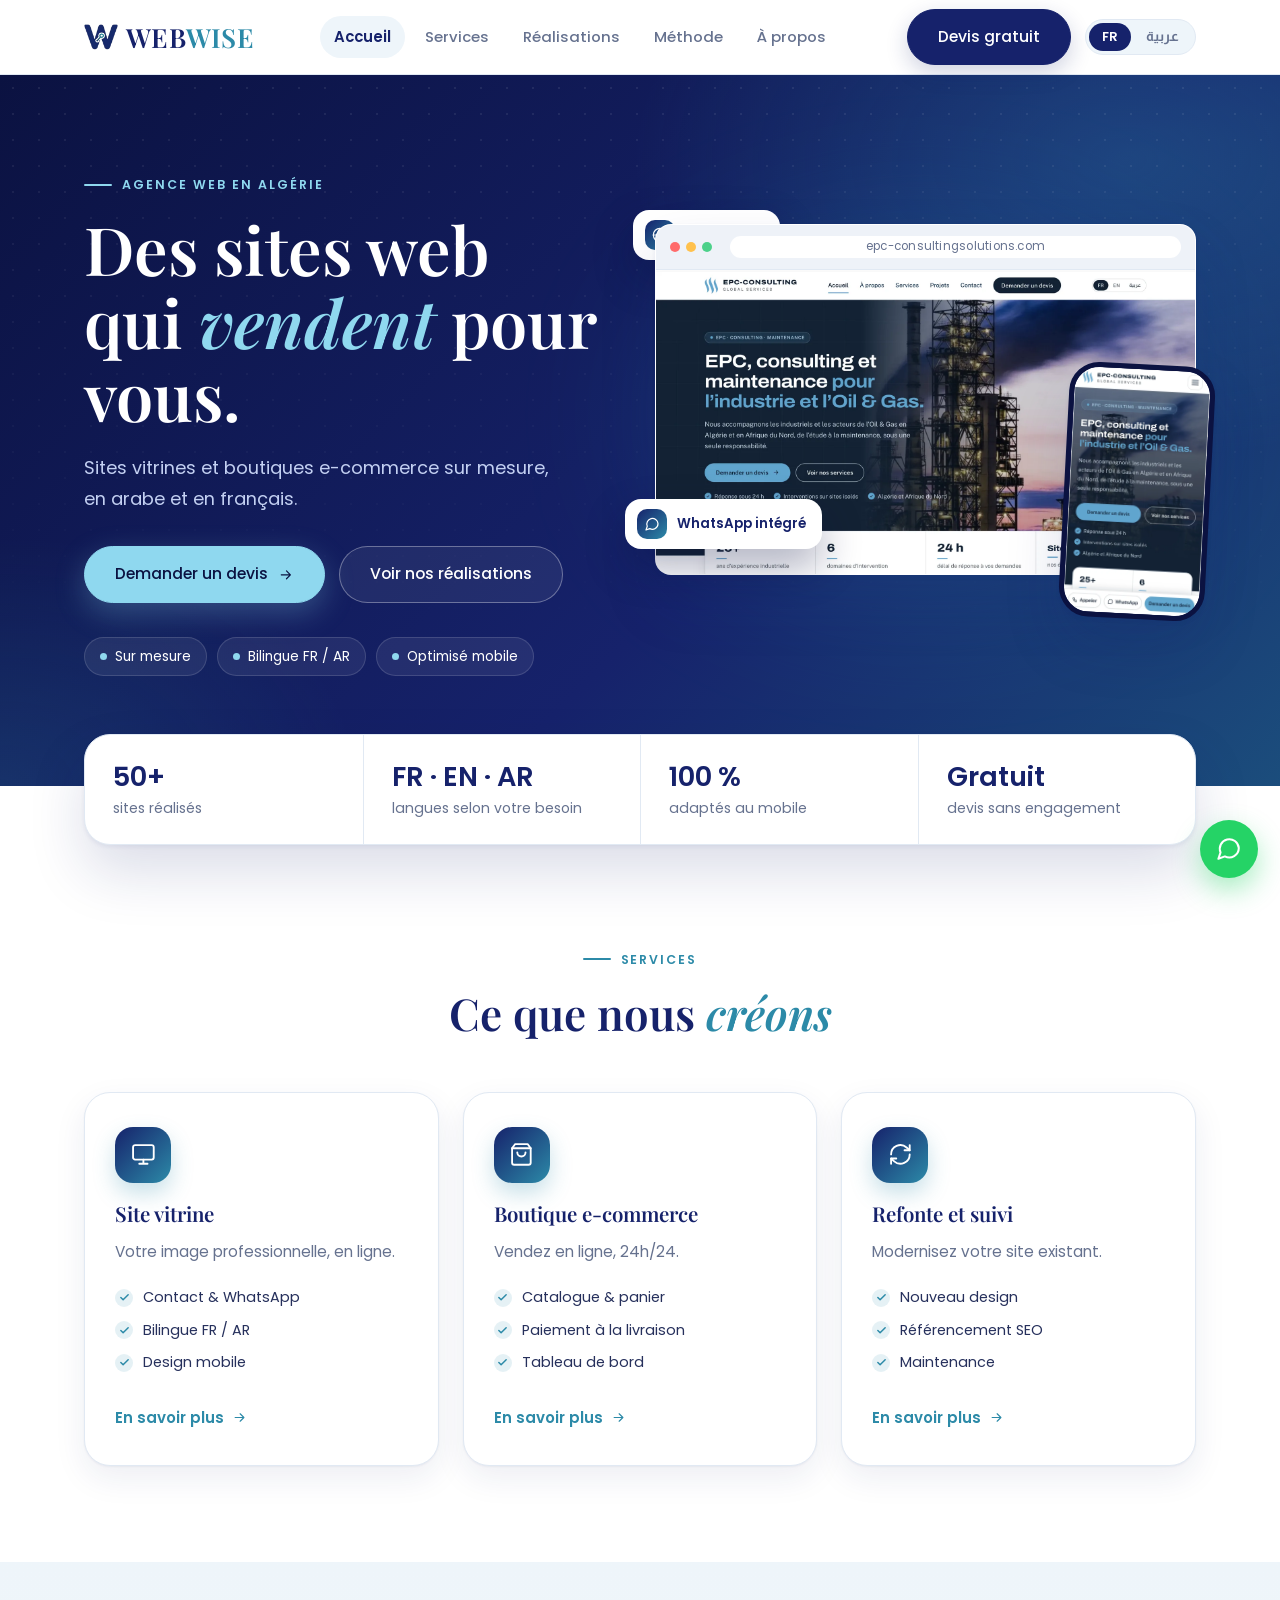
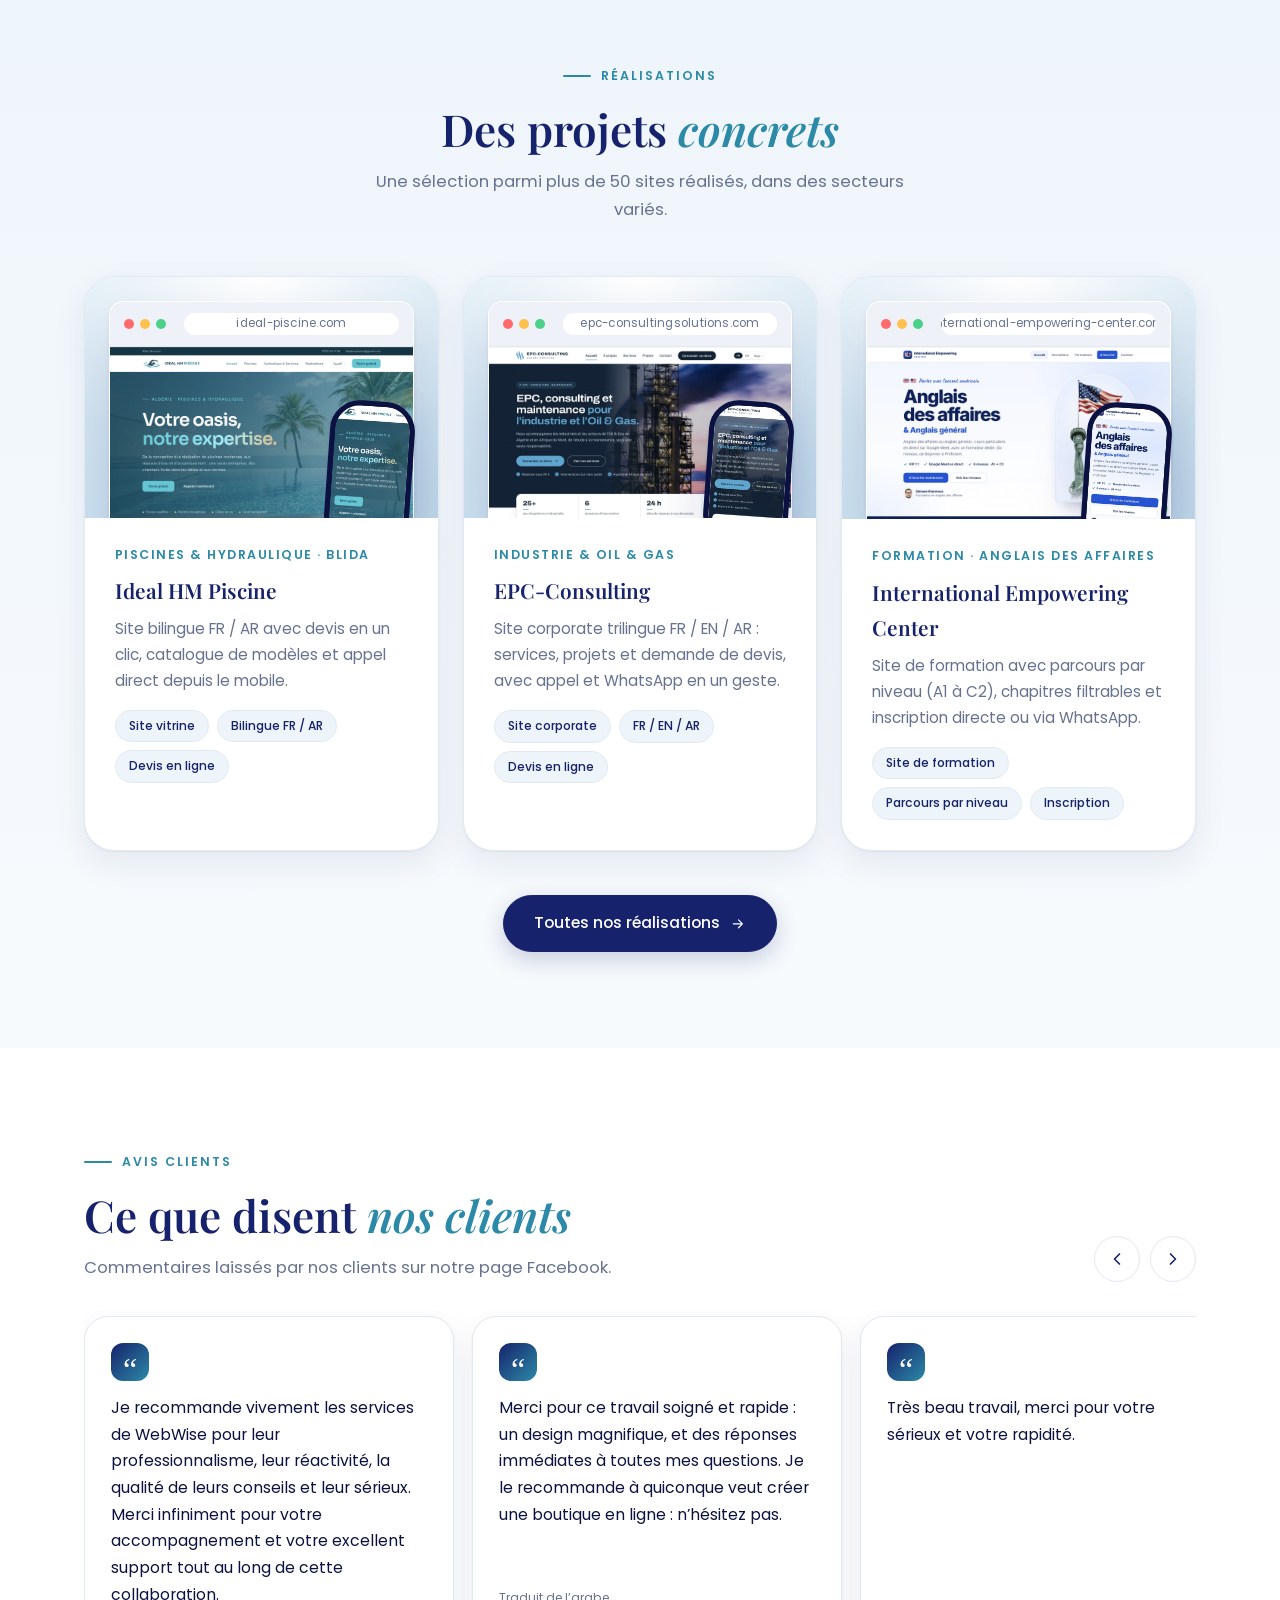
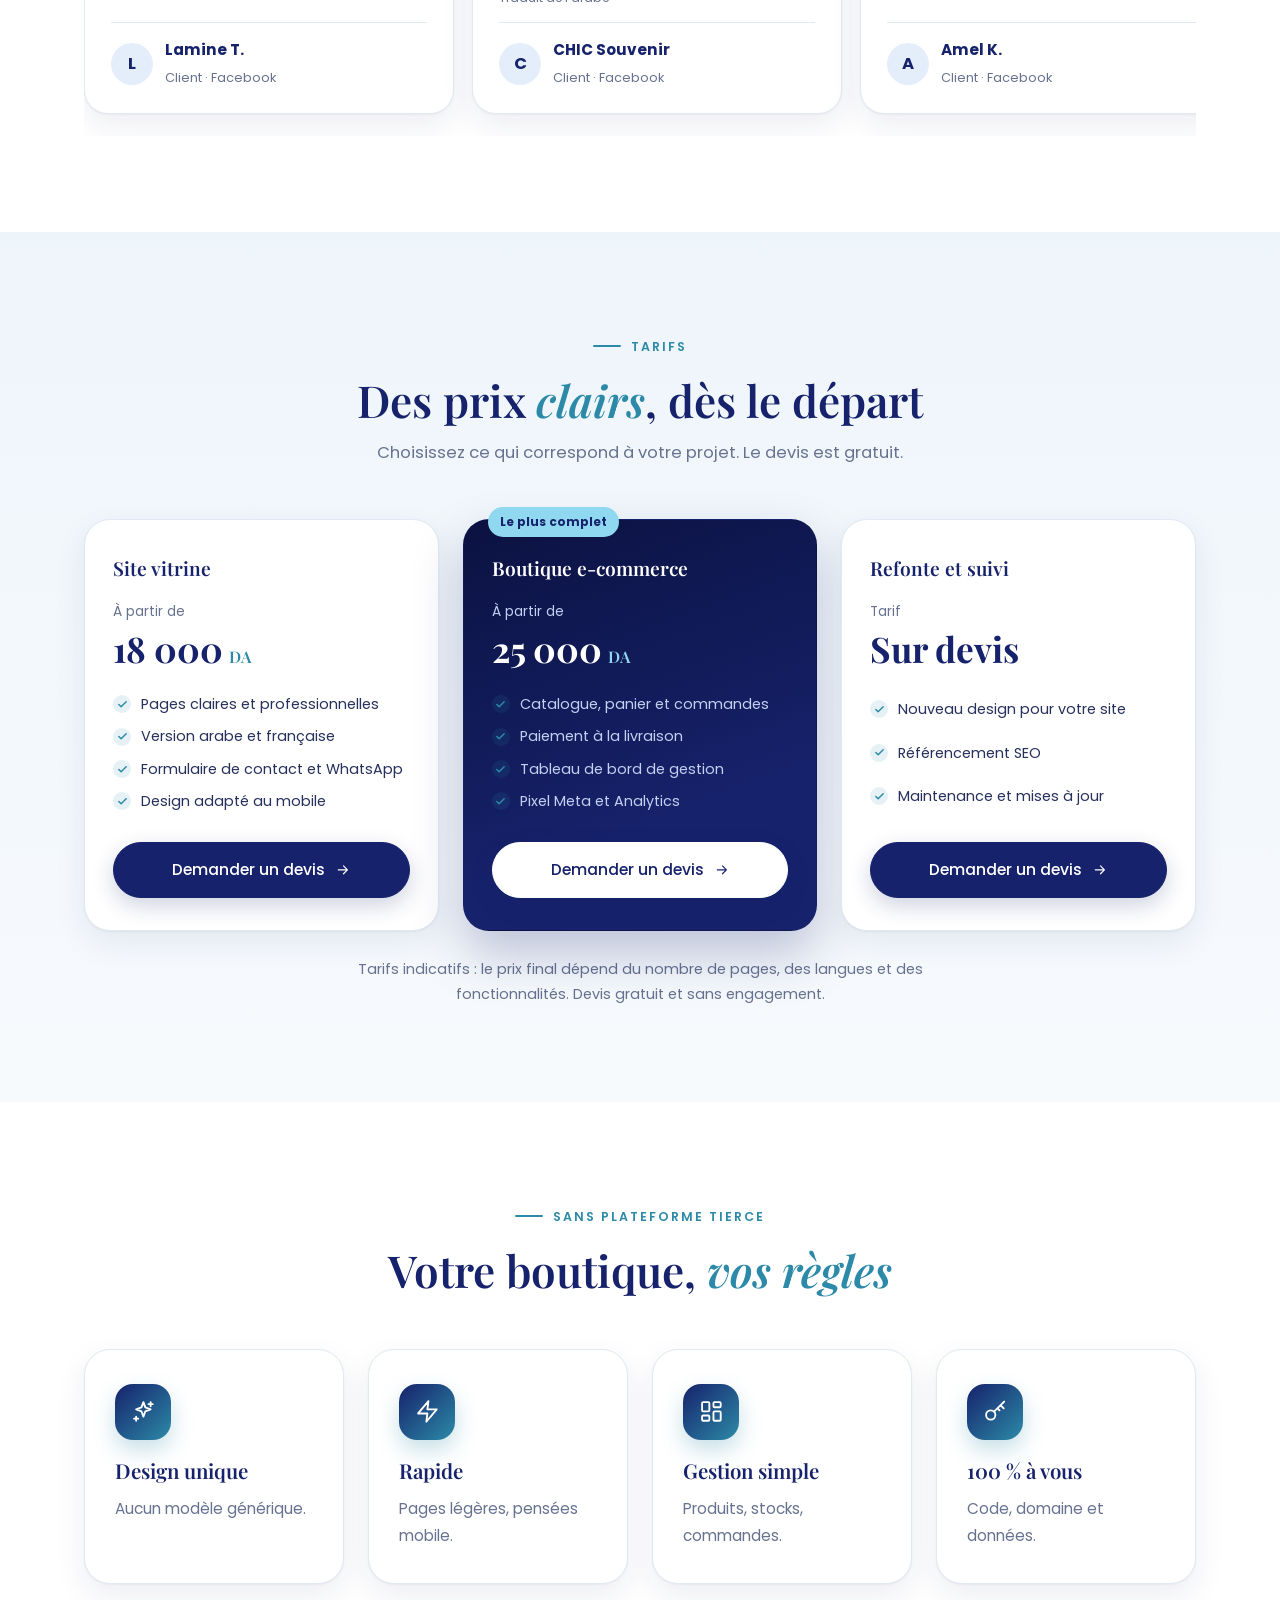
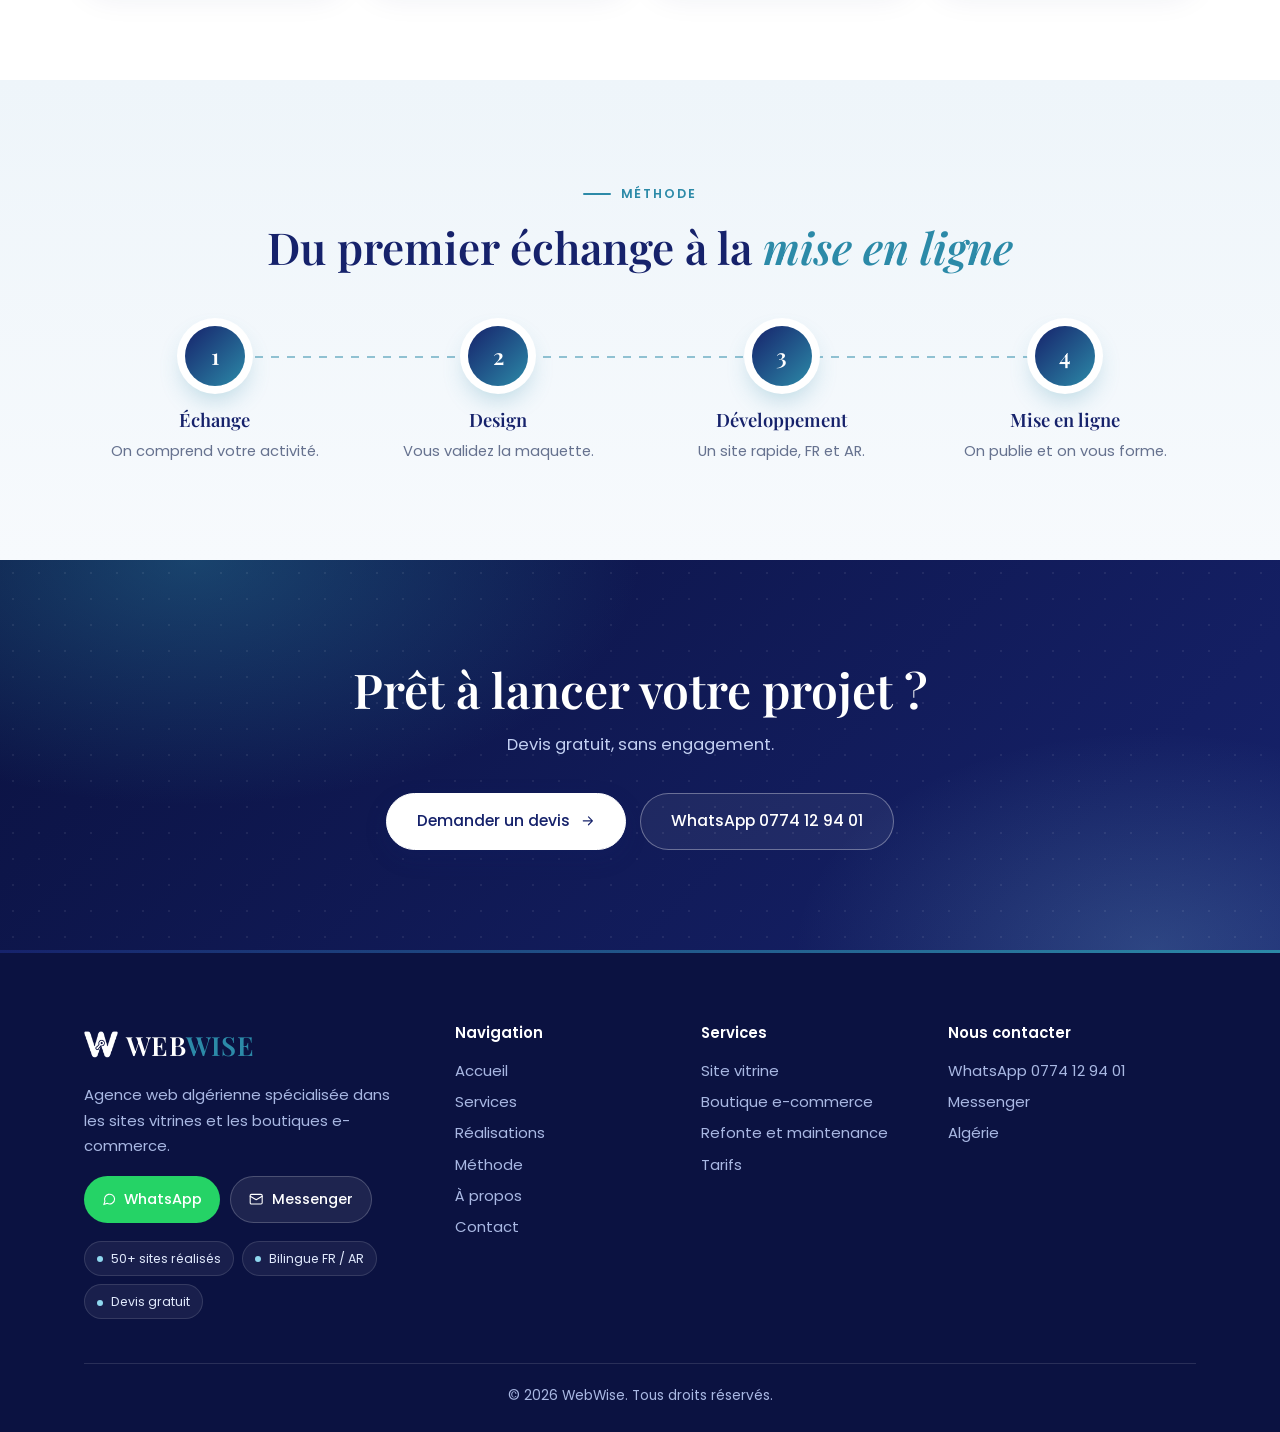
<file: index.html>
<!DOCTYPE html>
<html lang="fr" dir="ltr">
<head>
<meta charset="utf-8">
<meta name="viewport" content="width=device-width, initial-scale=1">
<title data-ar="WebWise | وكالة ويب في الجزائر: مواقع تعريفية ومتاجر إلكترونية">WebWise | Agence web en Algérie : sites vitrines et e-commerce</title>
<meta name="description" content="WebWise crée votre site vitrine et votre boutique e-commerce sur mesure en Algérie, en arabe et en français.">
<link rel="icon" href="img/logo-mark.webp" type="image/webp">
<link rel="preconnect" href="https://fonts.googleapis.com"><link rel="preconnect" href="https://fonts.gstatic.com" crossorigin>
<link rel="stylesheet" href="style.css">
</head>
<body data-page="index">
<header id="hd"></header>
<main>
<div class="hero"><div class="wrap"><div>
<span class="kicker" data-ar="وكالة ويب في الجزائر">Agence web en Algérie</span>
<h1 data-ar="مواقع إلكترونية <em>تبيع</em> من أجلك.">Des sites web qui <em>vendent</em> pour vous.</h1>
<p data-ar="مواقع تعريفية ومتاجر إلكترونية مخصصة، بالعربية والفرنسية.">Sites vitrines et boutiques e-commerce sur mesure, en arabe et en français.</p>
<div class="actions"><a class="btn teal" href="contact"><span data-ar="اطلب عرض سعر">Demander un devis</span><i data-i="arrow" class="flip"></i></a><a class="btn ghost" href="realisations"><span data-ar="شاهد أعمالنا">Voir nos réalisations</span></a></div>
<ul class="ticks-row"><li data-ar="تصميم مخصص">Sur mesure</li><li data-ar="عربي / فرنسي">Bilingue FR / AR</li><li data-ar="مناسب للهاتف">Optimisé mobile</li></ul>
</div><div class="stage"><div class="chip c1"><i data-i="globe"></i><span data-ar="فرنسي / إنجليزي / عربي">FR / EN / AR</span></div><div class="bf"><div class="bar"><i></i><i></i><i></i><span>epc-consultingsolutions.com</span></div><img src="img/epc-d-hero.webp" alt="EPC-Consulting" width="1600" fetchpriority="high"></div><div class="pf"><img src="img/epc-m-hero.webp" alt="EPC-Consulting mobile" width="560"></div><div class="chip c2"><i data-i="chat"></i><span data-ar="واتساب مدمج">WhatsApp intégré</span></div></div></div></div>
<section class="proof"><div class="wrap"><div class="stats rv"><div><strong>50+</strong><span data-ar="موقعًا أنجزناه">sites réalisés</span></div><div><strong>FR · EN · AR</strong><span data-ar="لغات حسب حاجتك">langues selon votre besoin</span></div><div><strong>100 %</strong><span data-ar="متوافقة مع الهاتف">adaptés au mobile</span></div><div><strong>Gratuit</strong><span data-ar="عرض سعر بدون التزام">devis sans engagement</span></div></div></div></section>
<section><div class="wrap"><div class="head rv"><span class="kicker" data-ar="خدماتنا">Services</span><h2 data-ar="ما <em>نصنعه</em> لك">Ce que nous <em>créons</em></h2></div>
<div class="grid g3">
<article class="card rv"><div class="ic"><i data-i="monitor"></i></div><h3 data-ar="موقع تعريفي">Site vitrine</h3><p data-ar="صورتك الاحترافية على الإنترنت.">Votre image professionnelle, en ligne.</p><ul class="mlist"><li data-ar="اتصال وواتساب">Contact &amp; WhatsApp</li><li data-ar="عربي / فرنسي">Bilingue FR / AR</li><li data-ar="تصميم للهاتف">Design mobile</li></ul><a class="more" href="services#vitrine"><span data-ar="اعرف المزيد">En savoir plus</span><i data-i="arrow" class="flip"></i></a></article>
<article class="card rv"><div class="ic"><i data-i="bag"></i></div><h3 data-ar="متجر إلكتروني">Boutique e-commerce</h3><p data-ar="بع عبر الإنترنت على مدار الساعة.">Vendez en ligne, 24h/24.</p><ul class="mlist"><li data-ar="كتالوج وسلة">Catalogue &amp; panier</li><li data-ar="الدفع عند الاستلام">Paiement à la livraison</li><li data-ar="لوحة تحكم">Tableau de bord</li></ul><a class="more" href="services#ecommerce"><span data-ar="اعرف المزيد">En savoir plus</span><i data-i="arrow" class="flip"></i></a></article>
<article class="card rv"><div class="ic"><i data-i="refresh"></i></div><h3 data-ar="إعادة تصميم ومتابعة">Refonte et suivi</h3><p data-ar="حدّث موقعك الحالي.">Modernisez votre site existant.</p><ul class="mlist"><li data-ar="تصميم جديد">Nouveau design</li><li data-ar="تحسين محركات البحث">Référencement SEO</li><li data-ar="صيانة ودعم">Maintenance</li></ul><a class="more" href="services#extras"><span data-ar="اعرف المزيد">En savoir plus</span><i data-i="arrow" class="flip"></i></a></article>
</div></div></section>
<section class="alt"><div class="wrap"><div class="head rv"><span class="kicker" data-ar="أعمالنا">Réalisations</span><h2 data-ar="مشاريع <em>حقيقية</em>">Des projets <em>concrets</em></h2><p class="sub" data-ar="مختارات من أكثر من 50 موقعًا أنجزناه في قطاعات متنوعة.">Une sélection parmi plus de 50 sites réalisés, dans des secteurs variés.</p></div>
<div class="work">
<a class="proj rv " href="realisations#ideal"><div class="shot"><div class="bf"><div class="bar"><i></i><i></i><i></i><span>ideal-piscine.com</span></div><img src="img/ideal-d-hero.webp" alt="Ideal HM Piscine" loading="lazy" width="1600"></div><div class="pf"><img src="img/ideal-m-hero.webp" alt="Ideal HM Piscine mobile" loading="lazy" width="560"></div></div><div class="body"><span class="sector" data-ar="مسابح وهيدروليك · البليدة">Piscines &amp; hydraulique · Blida</span><h3>Ideal HM Piscine</h3><p data-ar="موقع بلغتين (عربي / فرنسي) مع طلب عرض سعر بنقرة واحدة، وكتالوج للنماذج، واتصال مباشر من الهاتف.">Site bilingue FR / AR avec devis en un clic, catalogue de modèles et appel direct depuis le mobile.</p><div class="tags"><span class="tag" data-ar="موقع تعريفي">Site vitrine</span><span class="tag" data-ar="عربي / فرنسي">Bilingue FR / AR</span><span class="tag" data-ar="طلب عرض سعر">Devis en ligne</span></div></div></a>
<a class="proj rv" href="realisations#epc"><div class="shot"><div class="bf"><div class="bar"><i></i><i></i><i></i><span>epc-consultingsolutions.com</span></div><img src="img/epc-d-hero.webp" alt="EPC-Consulting" loading="lazy" width="1600"></div><div class="pf"><img src="img/epc-m-hero.webp" alt="EPC-Consulting mobile" loading="lazy" width="560"></div></div><div class="body"><span class="sector" data-ar="صناعة · نفط وغاز">Industrie &amp; Oil &amp; Gas</span><h3>EPC-Consulting</h3><p data-ar="موقع مؤسسي بثلاث لغات (فرنسي / إنجليزي / عربي): الخدمات والمشاريع وطلب عرض سعر، مع اتصال وواتساب بلمسة.">Site corporate trilingue FR / EN / AR : services, projets et demande de devis, avec appel et WhatsApp en un geste.</p><div class="tags"><span class="tag" data-ar="موقع مؤسسي">Site corporate</span><span class="tag" data-ar="فرنسي / إنجليزي / عربي">FR / EN / AR</span><span class="tag" data-ar="طلب عرض سعر">Devis en ligne</span></div></div></a>
<a class="proj rv" href="realisations#iec"><div class="shot"><div class="bf"><div class="bar"><i></i><i></i><i></i><span>international-empowering-center.com</span></div><img src="img/iec-d-hero.webp" alt="International Empowering Center" loading="lazy" width="1600"></div><div class="pf"><img src="img/iec-m-hero.webp" alt="International Empowering Center mobile" loading="lazy" width="560"></div></div><div class="body"><span class="sector" data-ar="تكوين · الإنجليزية للأعمال">Formation · Anglais des affaires</span><h3>International Empowering Center</h3><p data-ar="موقع تكوين مع مسارات حسب المستوى (A1 إلى C2) ودروس قابلة للتصفية وتسجيل مباشر أو عبر واتساب.">Site de formation avec parcours par niveau (A1 à C2), chapitres filtrables et inscription directe ou via WhatsApp.</p><div class="tags"><span class="tag" data-ar="موقع تكوين">Site de formation</span><span class="tag" data-ar="مسارات حسب المستوى">Parcours par niveau</span><span class="tag" data-ar="تسجيل">Inscription</span></div></div></a>
</div><div class="center rv"><a class="btn" href="realisations"><span data-ar="كل أعمالنا">Toutes nos réalisations</span><i data-i="arrow" class="flip"></i></a></div></div></section>
<section id="avis"><div class="wrap"><div class="rhead rv"><div class="head"><span class="kicker" data-ar="آراء العملاء">Avis clients</span><h2 data-ar="ماذا يقول <em>عملاؤنا</em>">Ce que disent <em>nos clients</em></h2><p class="sub" data-ar="تعليقات تركها عملاؤنا على صفحتنا في فيسبوك.">Commentaires laissés par nos clients sur notre page Facebook.</p></div><div class="rnav" aria-hidden="true"><button type="button" data-rn="-1" aria-label="Précédent"><svg viewBox="0 0 24 24"><path d="m15 18-6-6 6-6"/></svg></button><button type="button" data-rn="1" aria-label="Suivant"><svg viewBox="0 0 24 24"><path d="m9 18 6-6-6-6"/></svg></button></div></div>
<div class="rtrack rv" id="rtrack" tabindex="0" aria-label="Avis clients">
<figure class="rcard"><div class="qm" aria-hidden="true">“</div><blockquote data-ar="أنصح بشدة بخدمات WebWise لاحترافيتهم وسرعة تجاوبهم وجودة نصائحهم وجديتهم. شكرًا جزيلًا على مرافقتكم ودعمكم الممتاز طوال هذا التعاون.">Je recommande vivement les services de WebWise pour leur professionnalisme, leur réactivité, la qualité de leurs conseils et leur sérieux. Merci infiniment pour votre accompagnement et votre excellent support tout au long de cette collaboration.</blockquote><small class="tr" data-ar="مترجم من الفرنسية"></small><figcaption><span class="av">L</span><div><strong>Lamine T.</strong><span data-ar="عميل · فيسبوك">Client · Facebook</span></div></figcaption></figure>
<figure class="rcard"><div class="qm" aria-hidden="true">“</div><blockquote data-ar="نشكركم على العمل المتقن والسريع، تصميم رائع واتجاوبوا على كل الاستفسارات بسرعة، بارك الله فيكم. ننصحكم الي حب يخدم متجر الكتروني عندهم ما يترددش.">Merci pour ce travail soigné et rapide : un design magnifique, et des réponses immédiates à toutes mes questions. Je le recommande à quiconque veut créer une boutique en ligne : n’hésitez pas.</blockquote><small class="tr" data-ar="">Traduit de l’arabe</small><figcaption><span class="av">C</span><div><strong>CHIC Souvenir</strong><span data-ar="عميل · فيسبوك">Client · Facebook</span></div></figcaption></figure>
<figure class="rcard"><div class="qm" aria-hidden="true">“</div><blockquote data-ar="عمل جميل جدًا، شكرًا على جديتكم وسرعتكم.">Très beau travail, merci pour votre sérieux et votre rapidité.</blockquote><small class="tr" data-ar="مترجم من الفرنسية"></small><figcaption><span class="av">A</span><div><strong>Amel K.</strong><span data-ar="عميل · فيسبوك">Client · Facebook</span></div></figcaption></figure>
<figure class="rcard"><div class="qm" aria-hidden="true">“</div><blockquote data-ar="خدمة احترافية و سرعة في الاستجابة و التفاعل في ظرف قياسي شكرا لكم على المعاملة">Service professionnel, réactivité et échanges en un temps record. Merci pour votre sérieux.</blockquote><small class="tr" data-ar="">Traduit de l’arabe</small><figcaption><span class="av">M</span><div><strong>Meharzi S.</strong><span data-ar="عميل · فيسبوك">Client · Facebook</span></div></figcaption></figure>
<figure class="rcard"><div class="qm" aria-hidden="true">“</div><blockquote data-ar="بارك الله فيك خدمة متقنة ماشاء الله ومعاملة جد حسنة وتصميم احترافي">Service soigné, très bon contact et design professionnel. Que Dieu vous bénisse.</blockquote><small class="tr" data-ar="">Traduit de l’arabe</small><figcaption><span class="av">N</span><div><strong>Nassim M.</strong><span data-ar="عميل · فيسبوك">Client · Facebook</span></div></figcaption></figure>
<figure class="rcard"><div class="qm" aria-hidden="true">“</div><blockquote data-ar="بسم الله ماشاء الله صدق و المصداقية و احترافية جزاكم الله خير">Machallah : sincérité, crédibilité et professionnalisme. Que Dieu vous récompense.</blockquote><small class="tr" data-ar="">Traduit de l’arabe</small><figcaption><span class="av">A</span><div><strong>Ahmed B.</strong><span data-ar="عميل · فيسبوك">Client · Facebook</span></div></figcaption></figure>
<figure class="rcard"><div class="qm" aria-hidden="true">“</div><blockquote data-ar="الله يبارك خدمة ماشاء الله ومعاملة وثقة يعطيكم الصحة . وأخدمو عندهم متندموش خاوتي">Service machallah, bon contact et confiance. Travaillez avec eux, vous ne le regretterez pas.</blockquote><small class="tr" data-ar="">Traduit de l’arabe</small><figcaption><span class="av">M</span><div><strong>Mosab R.</strong><span data-ar="عميل · فيسبوك">Client · Facebook</span></div></figcaption></figure>
<figure class="rcard"><div class="qm" aria-hidden="true">“</div><blockquote data-ar="بارك الله فيك عمل متقن وشكرا على كل النصائح">Travail soigné, et merci pour tous les conseils.</blockquote><small class="tr" data-ar="">Traduit de l’arabe</small><figcaption><span class="av">R</span><div><strong>Rahim S.</strong><span data-ar="عميل · فيسبوك">Client · Facebook</span></div></figcaption></figure>
<figure class="rcard"><div class="qm" aria-hidden="true">“</div><blockquote data-ar="الله يبارك فيك خويا و الله خدمتك روعة و ثقة و معاملة في القمة و هذا يدل على تربيتك و أخلاقك راقية">Votre travail est magnifique, la confiance et le professionnalisme sont au top. Cela reflète votre éducation et vos belles valeurs.</blockquote><small class="tr" data-ar="">Traduit de l’arabe</small><figcaption><span class="av">M</span><div><strong>Mémoire D.</strong><span data-ar="عميل · فيسبوك">Client · Facebook</span></div></figcaption></figure>
<figure class="rcard"><div class="qm" aria-hidden="true">“</div><blockquote data-ar="خدمة متقنة ماشاء الله الله يبارك">Un service soigné, machallah.</blockquote><small class="tr" data-ar="">Traduit de l’arabe</small><figcaption><span class="av">O</span><div><strong>Oussama B.</strong><span data-ar="عميل · فيسبوك">Client · Facebook</span></div></figcaption></figure>
<figure class="rcard"><div class="qm" aria-hidden="true">“</div><blockquote data-ar="سرعة وحسن المعاملة ماشاء الله">Rapidité et bon contact, machallah.</blockquote><small class="tr" data-ar="مترجم من الفرنسية"></small><figcaption><span class="av">M</span><div><strong>Merouane D.</strong><span data-ar="عميل · فيسبوك">Client · Facebook</span></div></figcaption></figure>
<figure class="rcard"><div class="qm" aria-hidden="true">“</div><blockquote data-ar="تصميم جيد ومعاملة جيدة شكرا لكم">Bon design et bon contact, merci.</blockquote><small class="tr" data-ar="">Traduit de l’arabe</small><figcaption><span class="av">ا</span><div><strong>الجيل الذهبي</strong><span data-ar="عميل · فيسبوك">Client · Facebook</span></div></figcaption></figure>
<figure class="rcard"><div class="qm" aria-hidden="true">“</div><blockquote data-ar="الله يبارك تصميم رائع الصدق و المصداقية جزاك الله خيرا">Un design magnifique, sincérité et crédibilité. Que Dieu vous récompense.</blockquote><small class="tr" data-ar="">Traduit de l’arabe</small><figcaption><span class="av">ع</span><div><strong>عطارة الورثيلاني كاليتوس</strong><span data-ar="عميل · فيسبوك">Client · Facebook</span></div></figcaption></figure>
</div></div></section>
<section class="alt" id="tarifs"><div class="wrap"><div class="head rv"><span class="kicker" data-ar="الأسعار">Tarifs</span><h2 data-ar="أسعار <em>واضحة</em> من البداية">Des prix <em>clairs</em>, dès le départ</h2><p class="sub" data-ar="اختر ما يناسب مشروعك، والعرض مجاني.">Choisissez ce qui correspond à votre projet. Le devis est gratuit.</p></div>
<div class="grid g3 prices">
<article class="price rv"><h3 data-ar="موقع تعريفي">Site vitrine</h3><span class="from" data-ar="ابتداءً من">À partir de</span><div class="amt"><span data-ar="18 000 دج">18 000<small>DA</small></span></div><ul class="mlist"><li data-ar="صفحات واضحة واحترافية">Pages claires et professionnelles</li><li data-ar="نسخة عربية وفرنسية">Version arabe et française</li><li data-ar="نموذج تواصل وواتساب">Formulaire de contact et WhatsApp</li><li data-ar="تصميم متوافق مع الهاتف">Design adapté au mobile</li></ul><a class="btn" href="contact"><span data-ar="اطلب عرض سعر">Demander un devis</span><i data-i="arrow" class="flip"></i></a></article>
<article class="price feat rv"><span class="tagp" data-ar="الأكثر اكتمالًا">Le plus complet</span><h3 data-ar="متجر إلكتروني">Boutique e-commerce</h3><span class="from" data-ar="ابتداءً من">À partir de</span><div class="amt"><span data-ar="25 000 دج">25 000<small>DA</small></span></div><ul class="mlist"><li data-ar="كتالوج وسلة وطلبات">Catalogue, panier et commandes</li><li data-ar="الدفع عند الاستلام">Paiement à la livraison</li><li data-ar="لوحة تحكم للإدارة">Tableau de bord de gestion</li><li data-ar="بيكسل ميتا وأناليتيكس">Pixel Meta et Analytics</li></ul><a class="btn" href="contact"><span data-ar="اطلب عرض سعر">Demander un devis</span><i data-i="arrow" class="flip"></i></a></article>
<article class="price rv"><h3 data-ar="إعادة تصميم ومتابعة">Refonte et suivi</h3><span class="from" data-ar="السعر">Tarif</span><div class="amt"><span data-ar="حسب الطلب">Sur devis</span></div><ul class="mlist"><li data-ar="تصميم جديد لموقعك">Nouveau design pour votre site</li><li data-ar="تحسين محركات البحث">Référencement SEO</li><li data-ar="صيانة وتحديثات">Maintenance et mises à jour</li></ul><a class="btn" href="contact"><span data-ar="اطلب عرض سعر">Demander un devis</span><i data-i="arrow" class="flip"></i></a></article>
</div><p class="pnote rv" data-ar="الأسعار إرشادية: السعر النهائي يتوقف على عدد الصفحات واللغات والمزايا. العرض مجاني وبدون التزام.">Tarifs indicatifs : le prix final dépend du nombre de pages, des langues et des fonctionnalités. Devis gratuit et sans engagement.</p></div></section>
<section><div class="wrap"><div class="head rv"><span class="kicker" data-ar="بدون منصات جاهزة">Sans plateforme tierce</span><h2 data-ar="متجرك، <em>بقواعدك</em>">Votre boutique, <em>vos règles</em></h2></div>
<div class="grid g4">
<article class="card rv"><div class="ic"><i data-i="sparkles"></i></div><h3 data-ar="تصميم فريد">Design unique</h3><p data-ar="بدون قوالب جاهزة.">Aucun modèle générique.</p></article>
<article class="card rv"><div class="ic"><i data-i="zap"></i></div><h3 data-ar="سريع">Rapide</h3><p data-ar="صفحات خفيفة للهاتف.">Pages légères, pensées mobile.</p></article>
<article class="card rv"><div class="ic"><i data-i="dash"></i></div><h3 data-ar="إدارة سهلة">Gestion simple</h3><p data-ar="منتجات ومخزون وطلبات.">Produits, stocks, commandes.</p></article>
<article class="card rv"><div class="ic"><i data-i="key"></i></div><h3 data-ar="ملكك بالكامل">100 % à vous</h3><p data-ar="الكود والنطاق والبيانات.">Code, domaine et données.</p></article>
</div></div></section>
<section class="alt"><div class="wrap"><div class="head rv"><span class="kicker" data-ar="منهجيتنا">Méthode</span><h2 data-ar="من أول نقاش إلى <em>النشر</em>">Du premier échange à la <em>mise en ligne</em></h2></div>
<div class="flow">
<div class="rv"><h3 data-ar="النقاش">Échange</h3><p data-ar="نفهم نشاطك وأهدافك.">On comprend votre activité.</p></div>
<div class="rv"><h3 data-ar="التصميم">Design</h3><p data-ar="توافق على النموذج قبل البدء.">Vous validez la maquette.</p></div>
<div class="rv"><h3 data-ar="التطوير">Développement</h3><p data-ar="موقع سريع بالعربية والفرنسية.">Un site rapide, FR et AR.</p></div>
<div class="rv"><h3 data-ar="النشر">Mise en ligne</h3><p data-ar="ننشر ونكوّنك ونبقى متاحين.">On publie et on vous forme.</p></div>
</div></div></section>
<section class="band"><div class="wrap"><h2 data-ar="مستعد لإطلاق مشروعك؟">Prêt à lancer votre projet ?</h2><p class="sub" data-ar="عرض سعر مجاني وبدون التزام.">Devis gratuit, sans engagement.</p><div class="actions"><a class="btn light" href="contact"><span data-ar="اطلب عرض سعر مجاني">Demander un devis</span><i data-i="arrow" class="flip"></i></a><a class="btn ghost ltr" href="https://wa.me/213774129401" target="_blank" rel="noopener">WhatsApp 0774 12 94 01</a></div></div></section>
</main>
<footer id="ft"></footer>
<script src="app.js"></script>
</body>
</html>
</file>
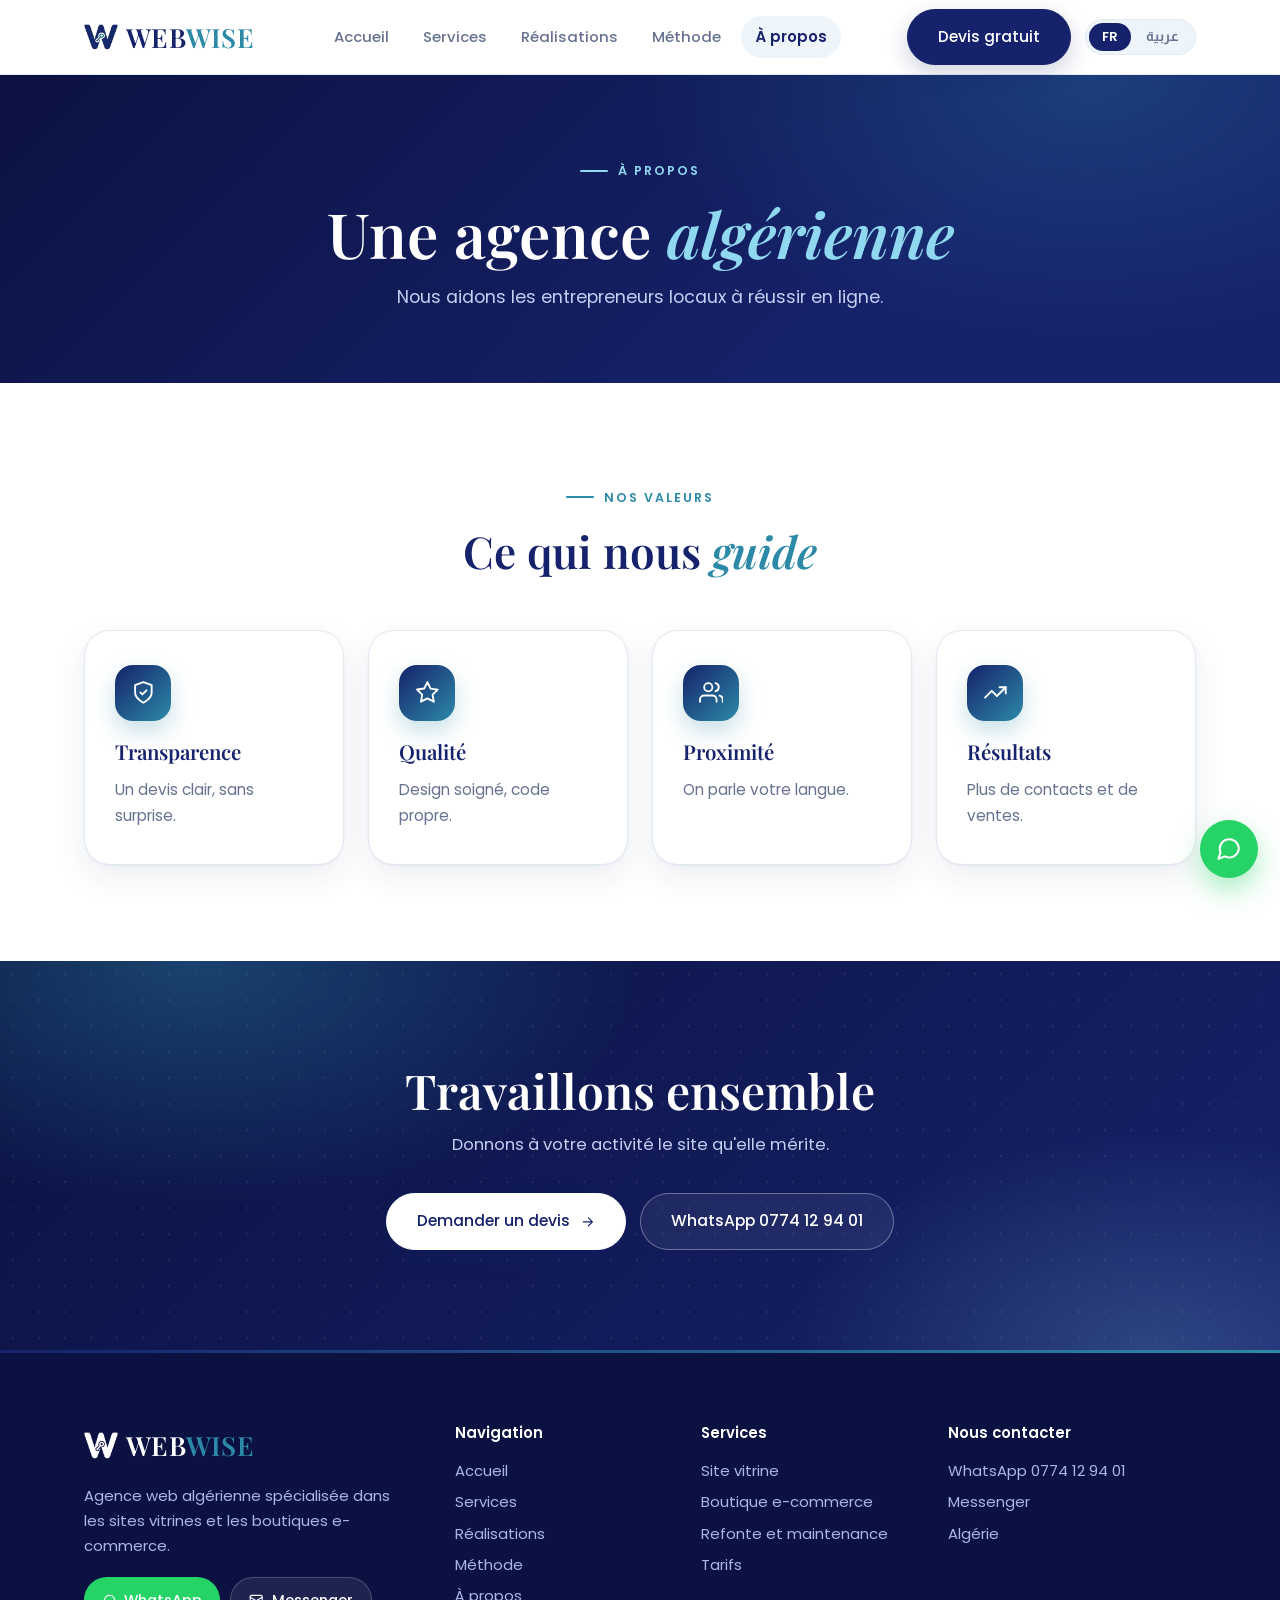
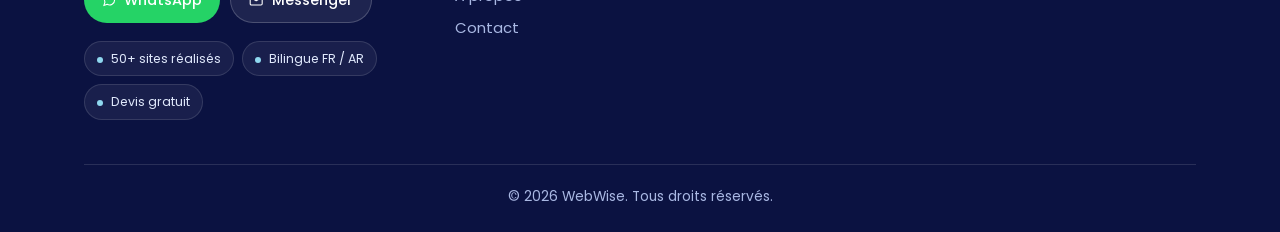
<file: a-propos.html>
<!DOCTYPE html>
<html lang="fr" dir="ltr">
<head>
<meta charset="utf-8">
<meta name="viewport" content="width=device-width, initial-scale=1">
<title data-ar="من نحن | WebWise وكالة ويب جزائرية">À propos | WebWise, agence web algérienne</title>
<meta name="description" content="WebWise, agence web algérienne spécialisée dans les sites vitrines et boutiques e-commerce.">
<link rel="icon" href="img/logo-mark.webp" type="image/webp">
<link rel="preconnect" href="https://fonts.googleapis.com"><link rel="preconnect" href="https://fonts.gstatic.com" crossorigin>
<link rel="stylesheet" href="style.css">
</head>
<body data-page="a-propos">
<header id="hd"></header>
<main>
<div class="page-hero"><div class="wrap"><span class="kicker" data-ar="من نحن">À propos</span><h1 data-ar="وكالة <em>جزائرية</em>">Une agence <em>algérienne</em></h1><p data-ar="نساعد رواد الأعمال المحليين على النجاح على الإنترنت.">Nous aidons les entrepreneurs locaux à réussir en ligne.</p></div></div>
<section><div class="wrap"><div class="head"><span class="kicker" data-ar="قيمنا">Nos valeurs</span><h2 data-ar="ما <em>يوجّهنا</em>">Ce qui nous <em>guide</em></h2></div>
<div class="grid g4"><article class="card rv"><div class="ic"><i data-i="shield"></i></div><h3 data-ar="الشفافية">Transparence</h3><p data-ar="عرض سعر واضح دون مفاجآت.">Un devis clair, sans surprise.</p></article><article class="card rv"><div class="ic"><i data-i="star"></i></div><h3 data-ar="الجودة">Qualité</h3><p data-ar="تصميم متقن وكود نظيف.">Design soigné, code propre.</p></article><article class="card rv"><div class="ic"><i data-i="users"></i></div><h3 data-ar="القرب">Proximité</h3><p data-ar="نتحدث لغتك.">On parle votre langue.</p></article><article class="card rv"><div class="ic"><i data-i="trend"></i></div><h3 data-ar="النتائج">Résultats</h3><p data-ar="مزيد من الاتصالات والمبيعات.">Plus de contacts et de ventes.</p></article></div></div></section>
<section class="band"><div class="wrap"><h2 data-ar="لنعمل معاً">Travaillons ensemble</h2><p class="sub" data-ar="لنمنح نشاطك الموقع الذي يستحقه.">Donnons à votre activité le site qu'elle mérite.</p><div class="actions"><a class="btn light" href="contact"><span data-ar="اطلب عرض سعر مجاني">Demander un devis</span><i data-i="arrow" class="flip"></i></a><a class="btn ghost ltr" href="https://wa.me/213774129401" target="_blank" rel="noopener">WhatsApp 0774 12 94 01</a></div></div></section>
</main>
<footer id="ft"></footer>
<script src="app.js"></script>
</body>
</html>
</file>
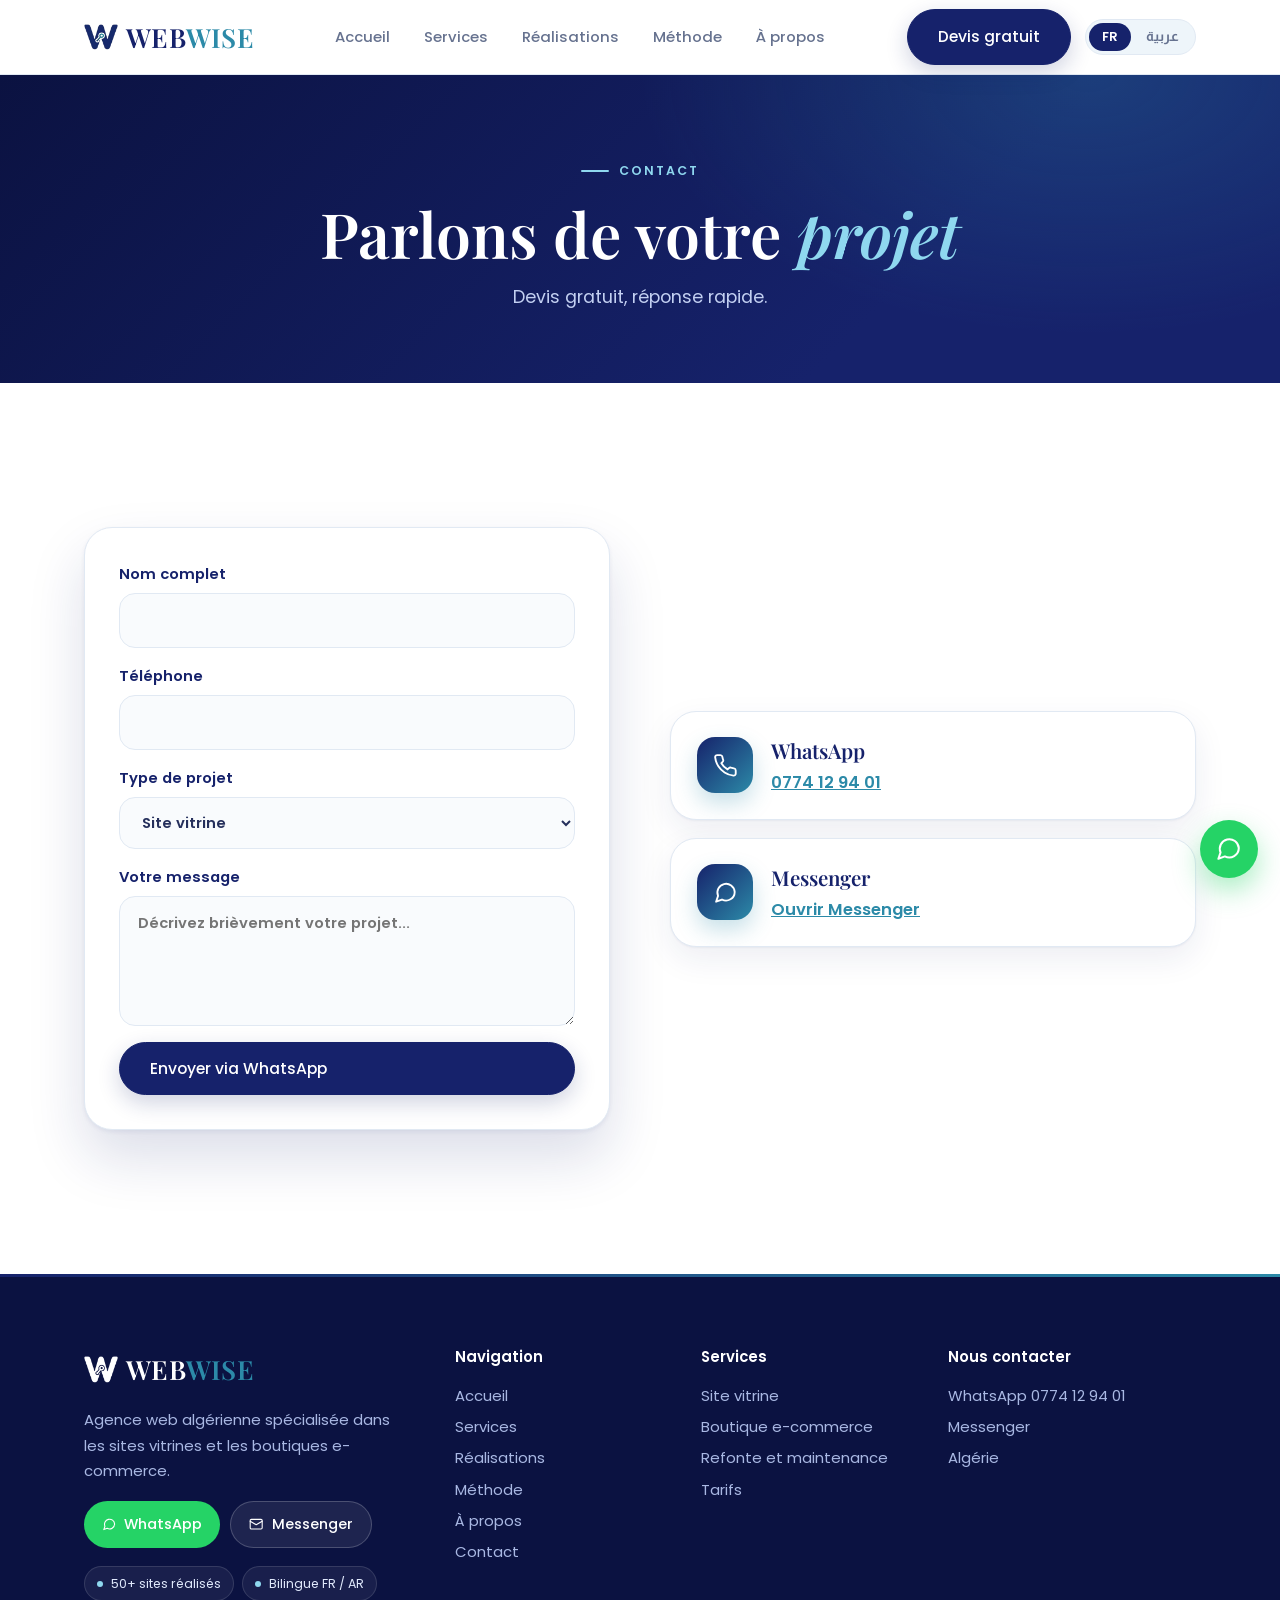
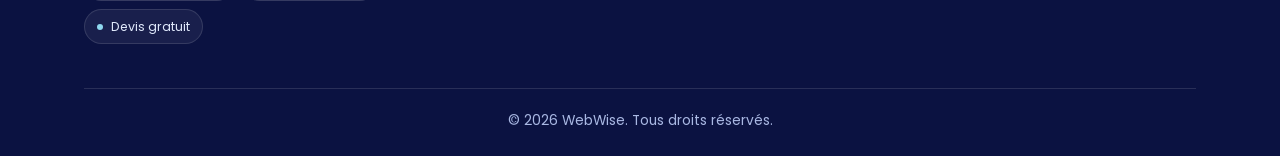
<file: contact.html>
<!DOCTYPE html>
<html lang="fr" dir="ltr">
<head>
<meta charset="utf-8">
<meta name="viewport" content="width=device-width, initial-scale=1">
<title data-ar="اتصل بنا وعرض سعر مجاني - WebWise">Contact et devis gratuit - WebWise</title>
<meta name="description" content="Contactez WebWise pour votre site vitrine ou boutique e-commerce en Algérie.">
<link rel="icon" href="img/logo-mark.webp" type="image/webp">
<link rel="preconnect" href="https://fonts.googleapis.com"><link rel="preconnect" href="https://fonts.gstatic.com" crossorigin>
<link rel="stylesheet" href="style.css">
</head>
<body data-page="contact">
<header id="hd"></header>
<main>
<div class="page-hero"><div class="wrap"><span class="kicker" data-ar="اتصل بنا">Contact</span><h1 data-ar="لنتحدث عن <em>مشروعك</em>">Parlons de votre <em>projet</em></h1><p data-ar="عرض سعر مجاني ورد سريع.">Devis gratuit, réponse rapide.</p></div></div>
<section><div class="wrap"><div class="split" style="border:0">
<form id="cf"><label><span data-ar="الاسم الكامل">Nom complet</span><input name="n" required autocomplete="name"></label>
<label><span data-ar="رقم الهاتف">Téléphone</span><input name="p" type="tel" required autocomplete="tel" dir="ltr"></label>
<label><span data-ar="نوع المشروع">Type de projet</span><select name="t"><option data-ar="موقع تعريفي">Site vitrine</option><option data-ar="متجر إلكتروني">Boutique e-commerce</option><option data-ar="إعادة تصميم موقع">Refonte de site</option><option data-ar="أخرى">Autre</option></select></label>
<label><span data-ar="رسالتك">Votre message</span><textarea name="m" rows="4" required data-ph-ar="صف مشروعك باختصار..." placeholder="Décrivez brièvement votre projet..."></textarea></label>
<button class="btn" type="submit" data-ar="أرسل عبر واتساب">Envoyer via WhatsApp</button></form>
<div class="info"><article class="card"><div class="ic"><i data-i="phone"></i></div><div><h3>WhatsApp</h3><a class="ltr" href="https://wa.me/213774129401" target="_blank" rel="noopener">0774 12 94 01</a></div></article>
<article class="card"><div class="ic"><i data-i="chat"></i></div><div><h3>Messenger</h3><a data-m href="#" data-ar="افتح ماسنجر">Ouvrir Messenger</a></div></article></div>
</div></div></section>
</main>
<footer id="ft"></footer>
<script src="app.js"></script>
</body>
</html>
</file>
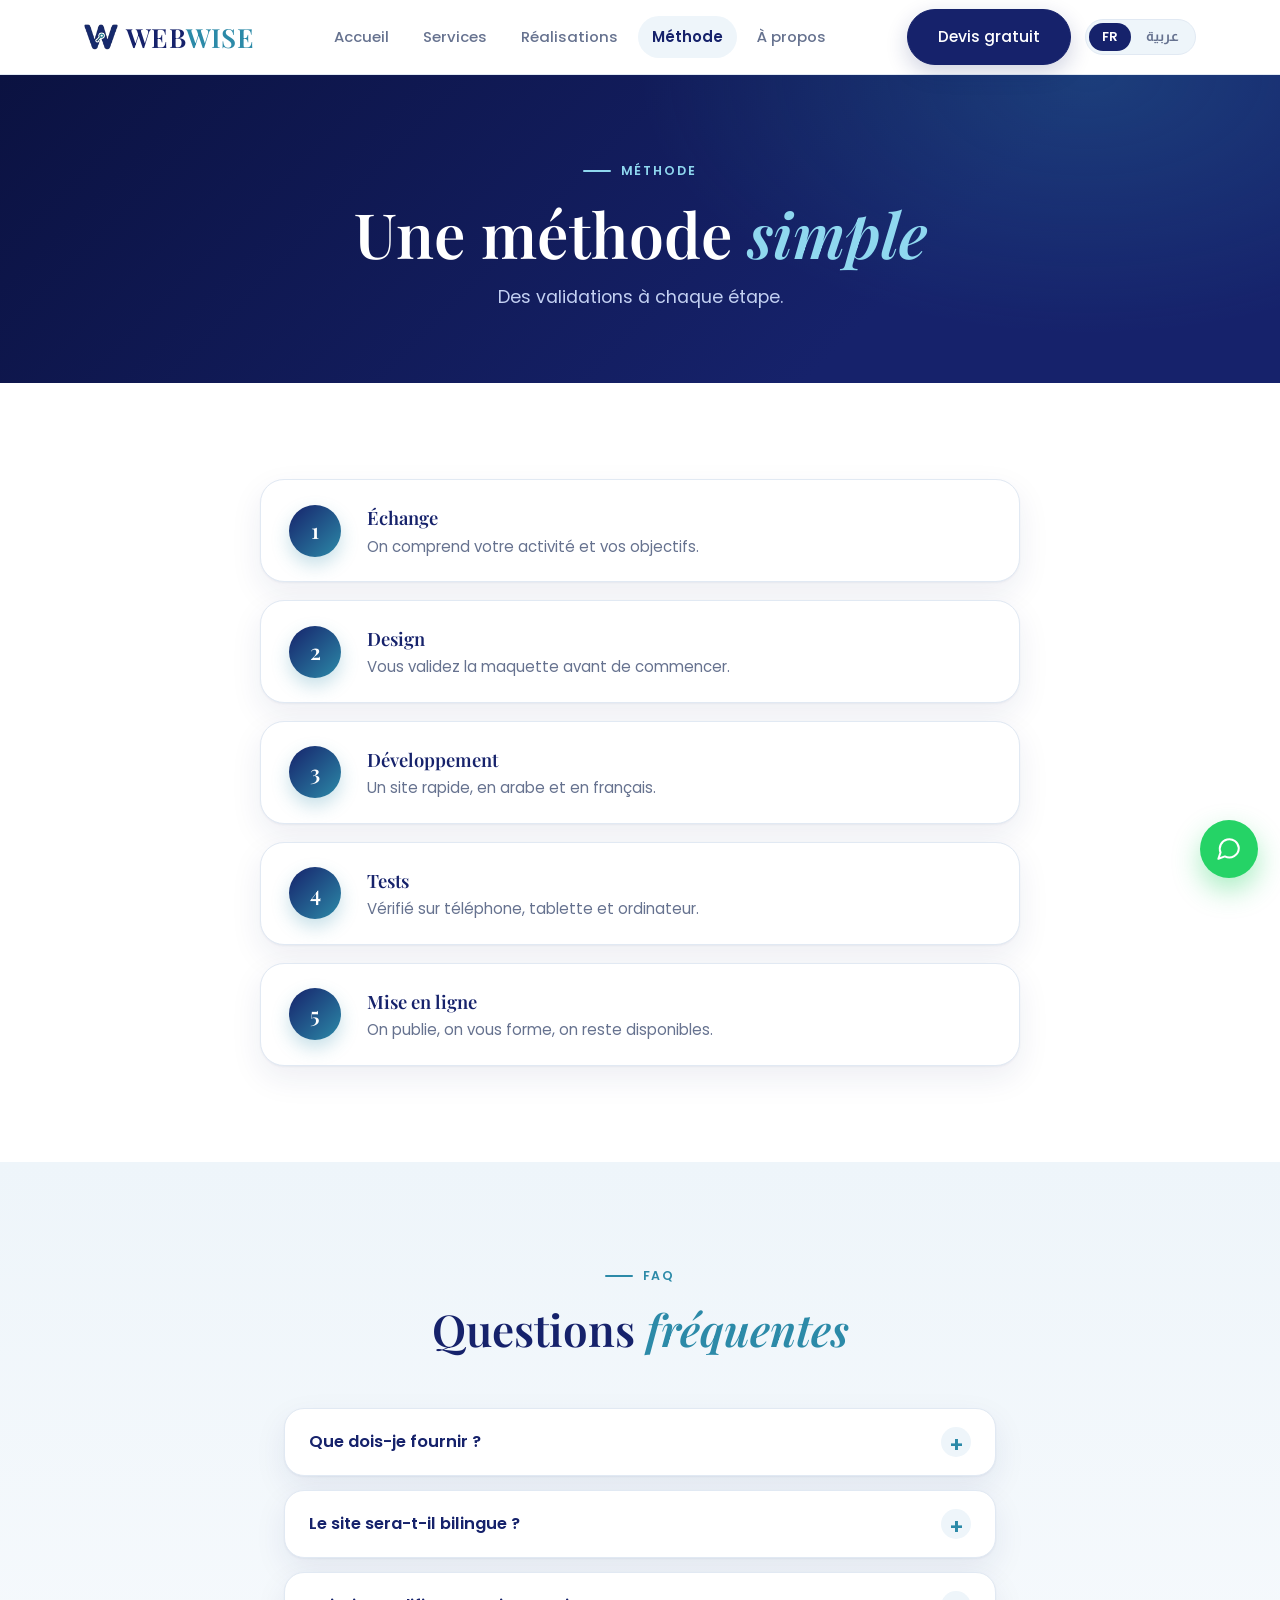
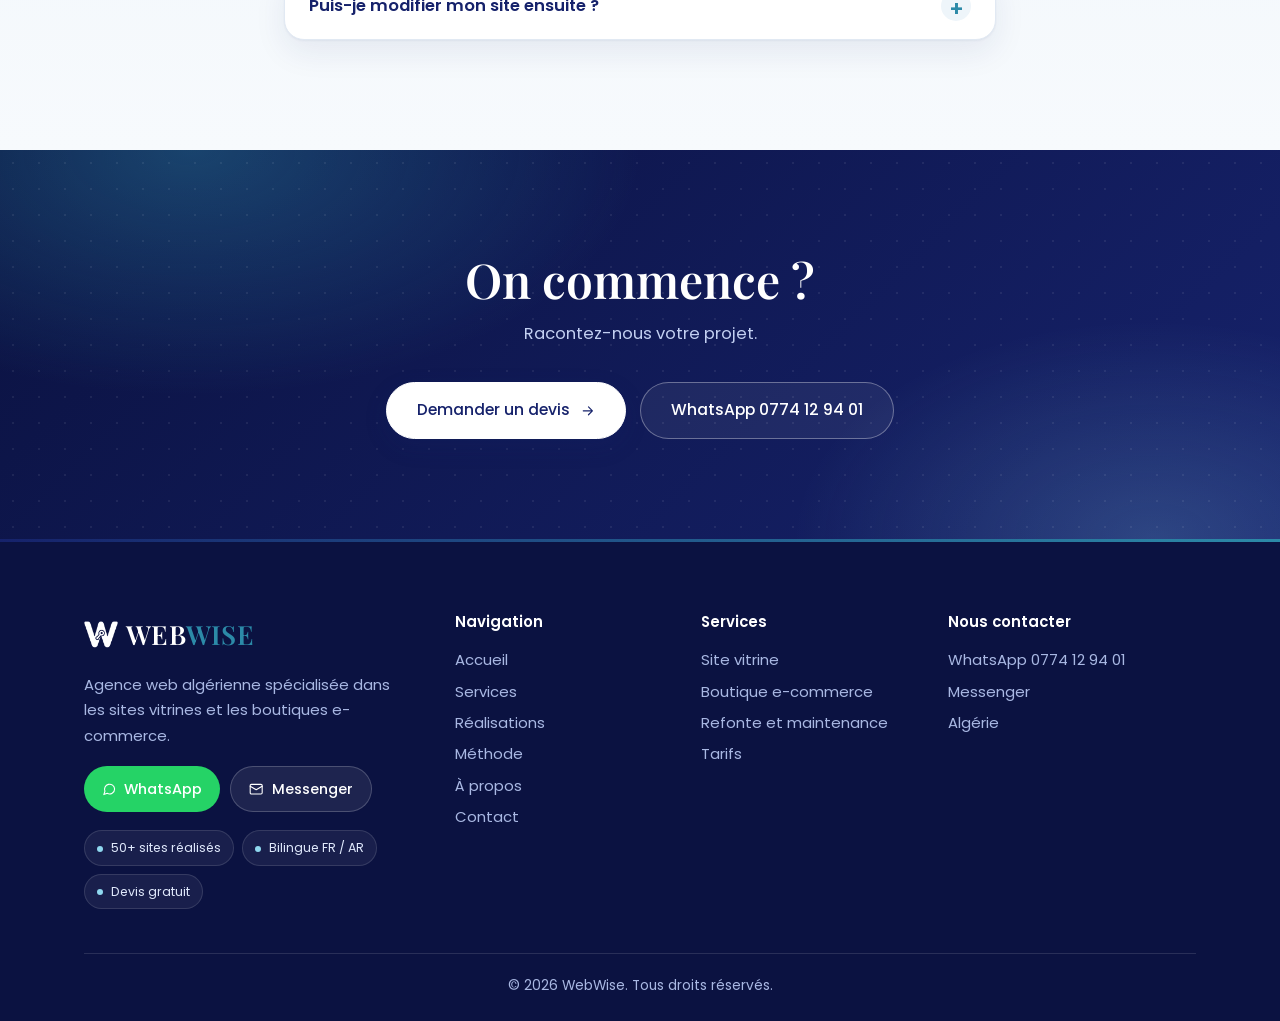
<file: methode.html>
<!DOCTYPE html>
<html lang="fr" dir="ltr">
<head>
<meta charset="utf-8">
<meta name="viewport" content="width=device-width, initial-scale=1">
<title data-ar="المنهجية | كيف نصنع موقعك - WebWise">Méthode | Comment nous créons votre site - WebWise</title>
<meta name="description" content="La méthode WebWise en 5 étapes pour créer votre site web en Algérie.">
<link rel="icon" href="img/logo-mark.webp" type="image/webp">
<link rel="preconnect" href="https://fonts.googleapis.com"><link rel="preconnect" href="https://fonts.gstatic.com" crossorigin>
<link rel="stylesheet" href="style.css">
</head>
<body data-page="methode">
<header id="hd"></header>
<main>
<div class="page-hero"><div class="wrap"><span class="kicker" data-ar="منهجيتنا">Méthode</span><h1 data-ar="منهجية <em>بسيطة</em>">Une méthode <em>simple</em></h1><p data-ar="موافقتك في كل مرحلة.">Des validations à chaque étape.</p></div></div>
<section><div class="wrap"><div class="steps">
<div class="step rv"><div><h3 data-ar="النقاش">Échange</h3><p data-ar="نفهم نشاطك وأهدافك.">On comprend votre activité et vos objectifs.</p></div></div>
<div class="step rv"><div><h3 data-ar="التصميم">Design</h3><p data-ar="توافق على النموذج قبل البدء.">Vous validez la maquette avant de commencer.</p></div></div>
<div class="step rv"><div><h3 data-ar="التطوير">Développement</h3><p data-ar="موقع سريع بالعربية والفرنسية.">Un site rapide, en arabe et en français.</p></div></div>
<div class="step rv"><div><h3 data-ar="الاختبار">Tests</h3><p data-ar="مختبر على الهاتف واللوحي والحاسوب.">Vérifié sur téléphone, tablette et ordinateur.</p></div></div>
<div class="step rv"><div><h3 data-ar="النشر">Mise en ligne</h3><p data-ar="ننشر ونكوّنك ونبقى متاحين.">On publie, on vous forme, on reste disponibles.</p></div></div>
</div></div></section>
<section class="alt"><div class="wrap" style="max-width:760px"><div class="head"><span class="kicker" data-ar="أسئلة">FAQ</span><h2 data-ar="أسئلة <em>شائعة</em>">Questions <em>fréquentes</em></h2></div>
<details class="rv"><summary data-ar="ماذا أقدّم؟">Que dois-je fournir ?</summary><p data-ar="شعارك ووصفاً لنشاطك. والباقي علينا.">Votre logo et une description de votre activité. Le reste, on s'en occupe.</p></details>
<details class="rv"><summary data-ar="هل سيكون الموقع بلغتين؟">Le site sera-t-il bilingue ?</summary><p data-ar="نعم، عربي (من اليمين لليسار) وفرنسي.">Oui, arabe (droite à gauche) et français.</p></details>
<details class="rv"><summary data-ar="هل أعدّل موقعي لاحقاً؟">Puis-je modifier mon site ensuite ?</summary><p data-ar="نعم: لوحة تحكم للمتاجر أو ننفذ التعديل عنك.">Oui : tableau de bord pour les boutiques, ou on le fait pour vous.</p></details>
</div></section>
<section class="band"><div class="wrap"><h2 data-ar="نبدأ؟">On commence ?</h2><p class="sub" data-ar="احك لنا عن مشروعك.">Racontez-nous votre projet.</p><div class="actions"><a class="btn light" href="contact"><span data-ar="اطلب عرض سعر مجاني">Demander un devis</span><i data-i="arrow" class="flip"></i></a><a class="btn ghost ltr" href="https://wa.me/213774129401" target="_blank" rel="noopener">WhatsApp 0774 12 94 01</a></div></div></section>
</main>
<footer id="ft"></footer>
<script src="app.js"></script>
</body>
</html>
</file>
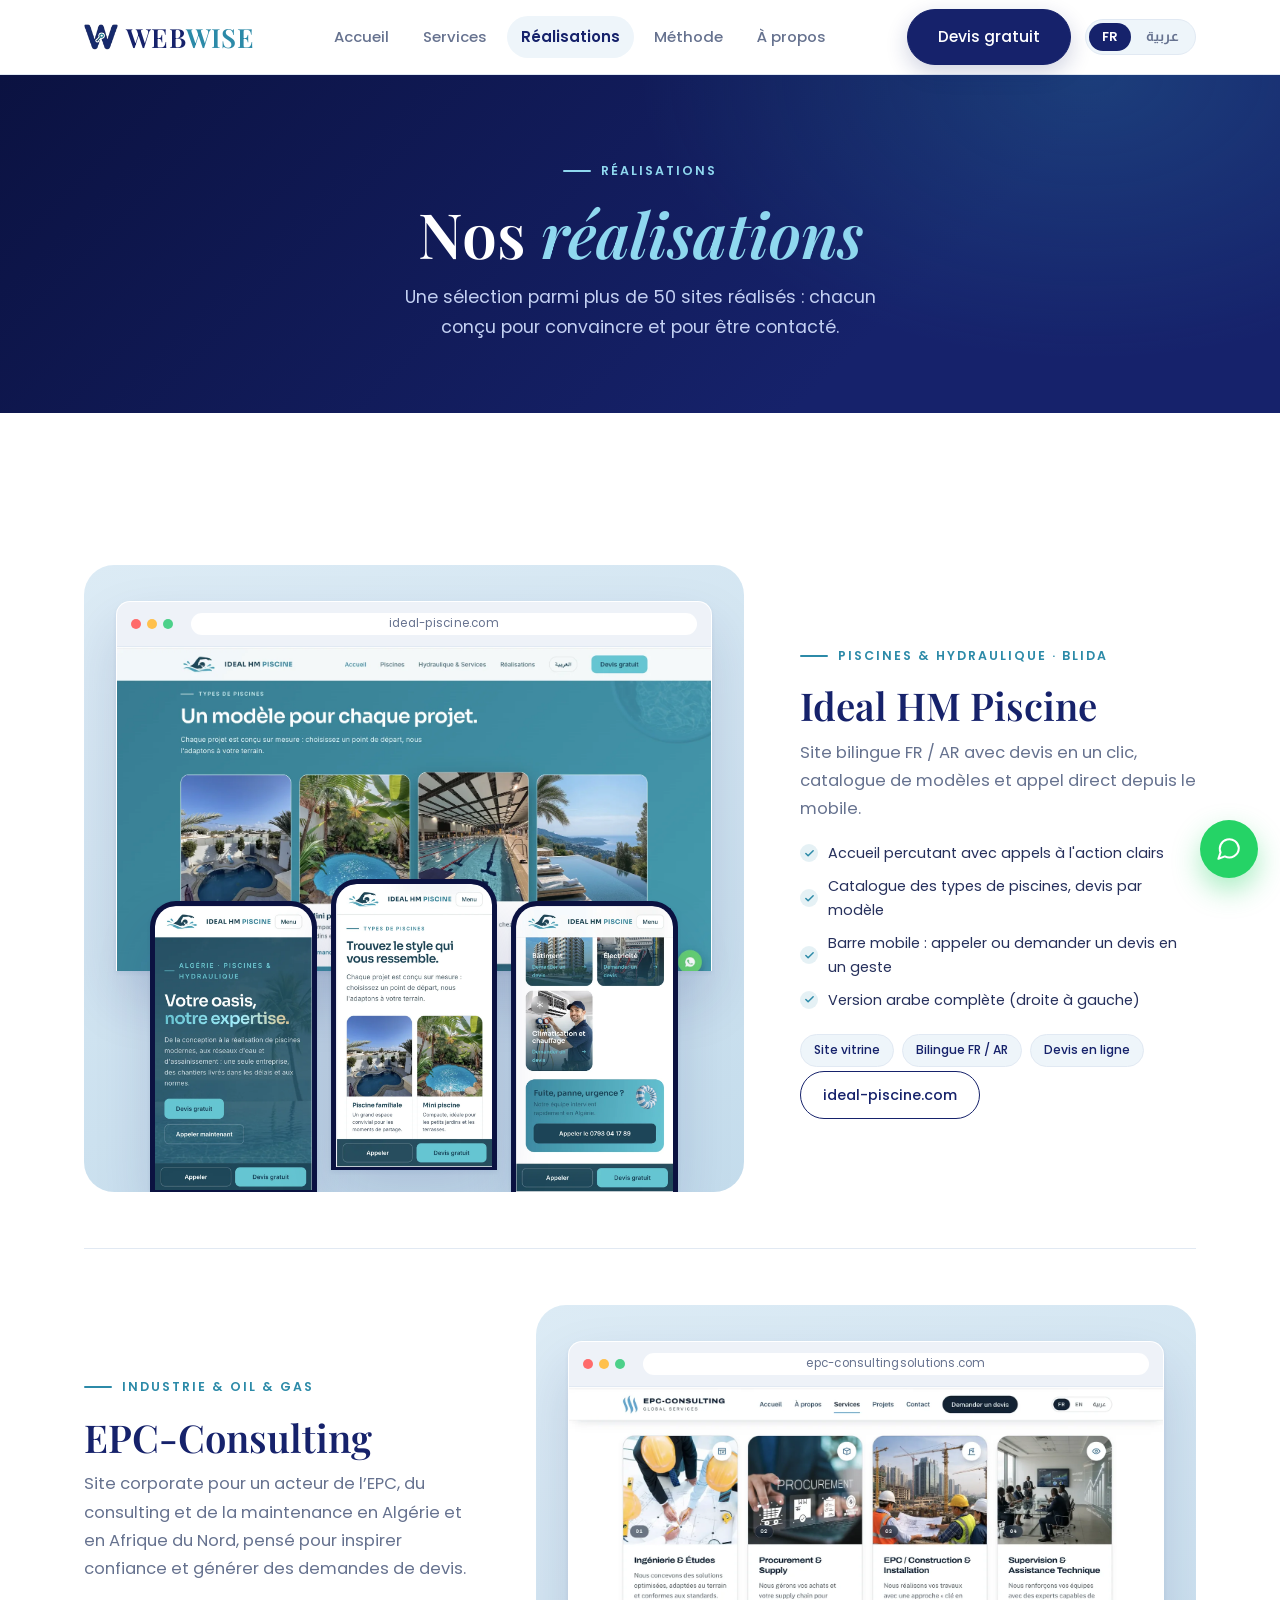
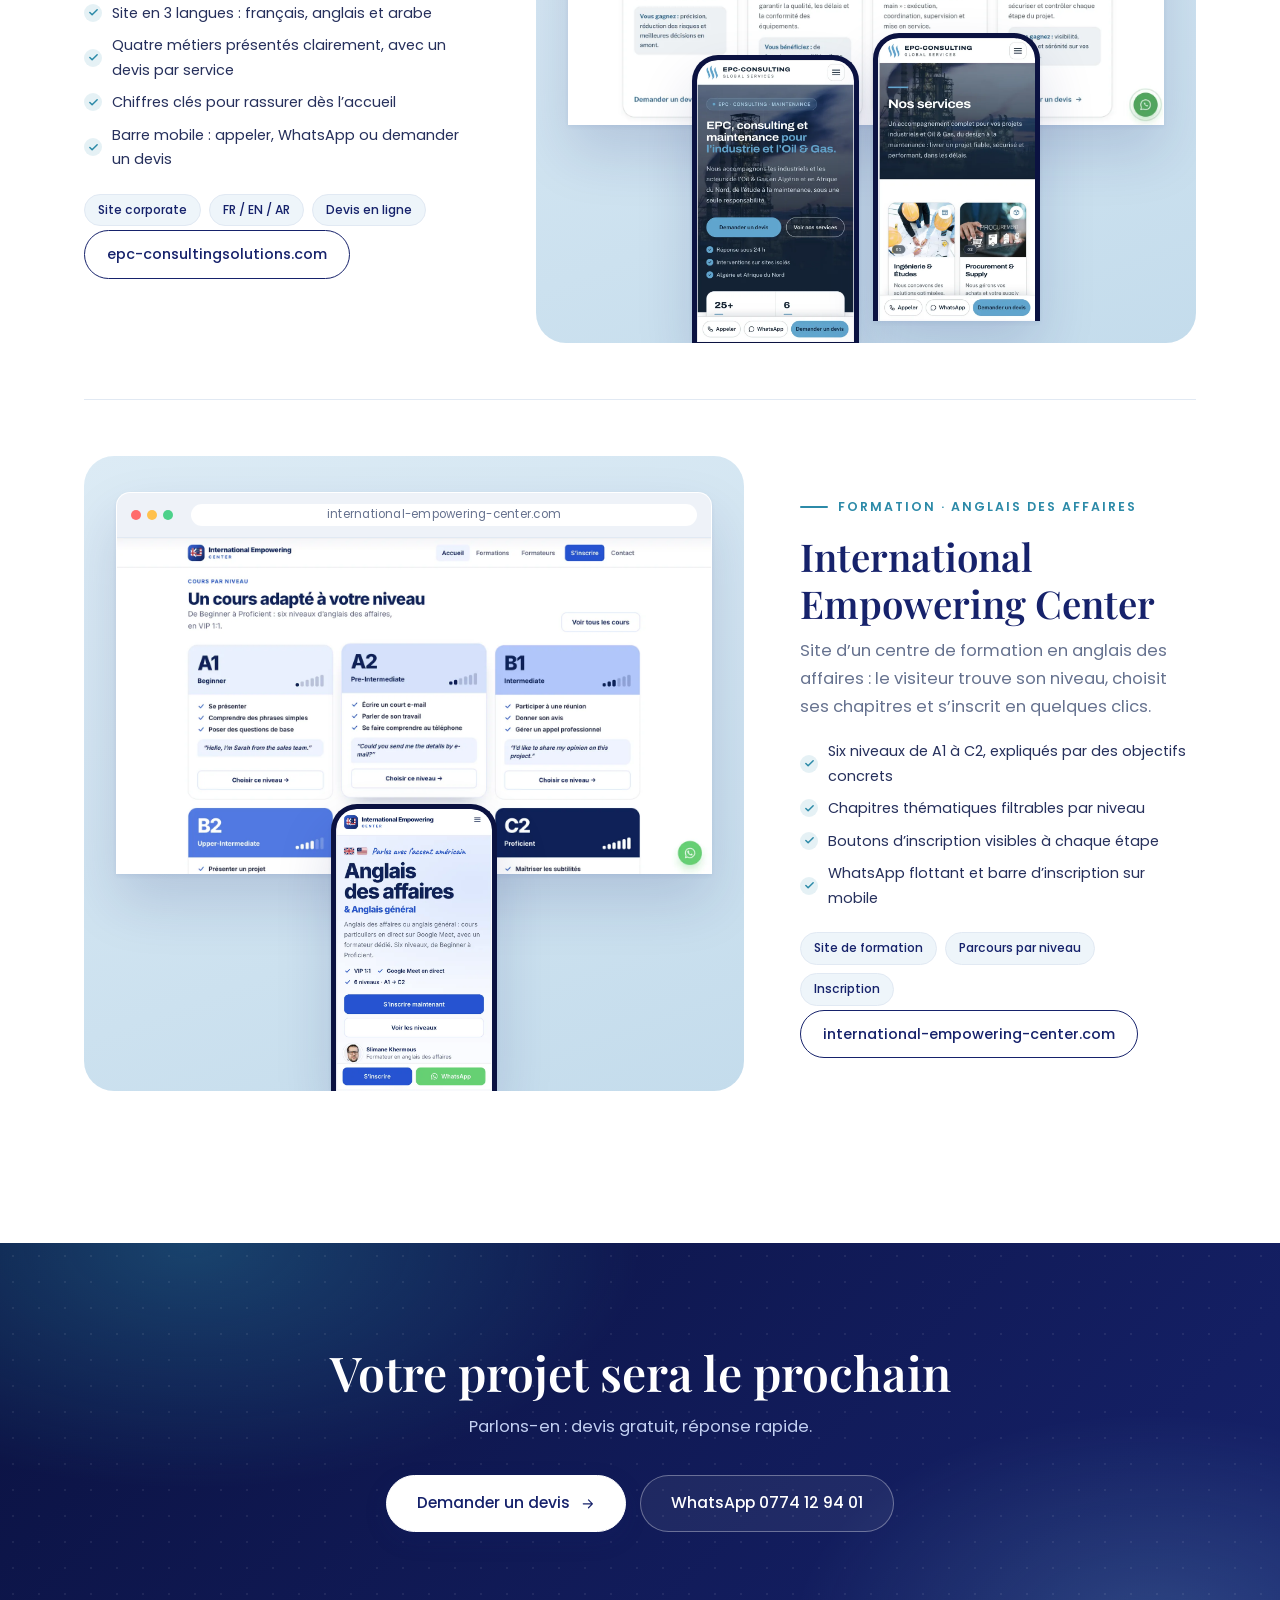
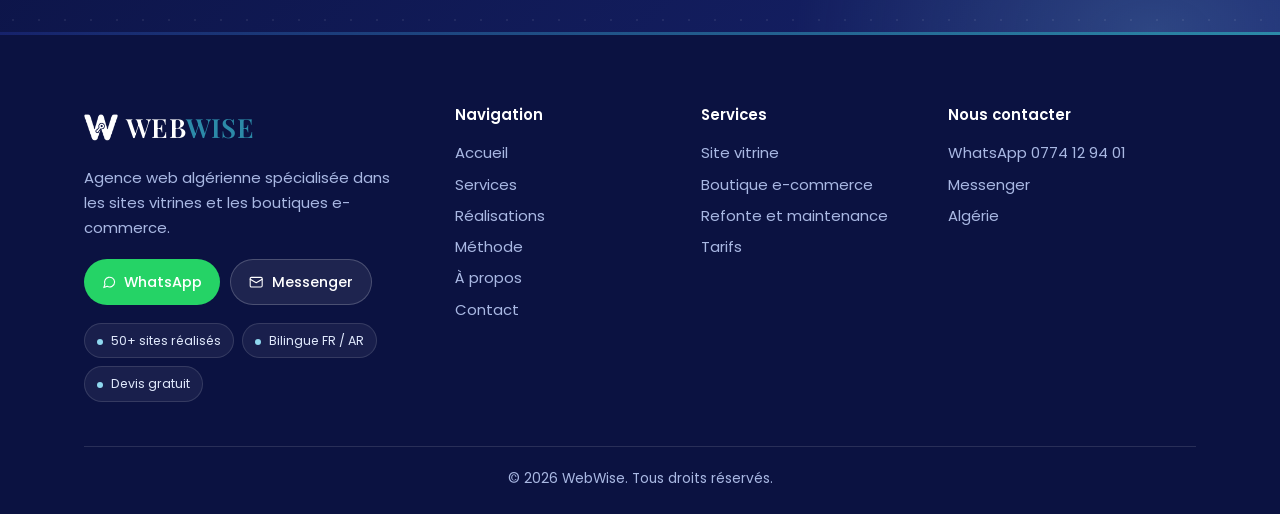
<file: realisations.html>
<!DOCTYPE html>
<html lang="fr" dir="ltr">
<head>
<meta charset="utf-8">
<meta name="viewport" content="width=device-width, initial-scale=1">
<title data-ar="أعمالنا | مواقع أنجزتها WebWise في الجزائر">Réalisations | Sites créés par WebWise en Algérie</title>
<meta name="description" content="Découvrez les sites vitrines créés par WebWise pour des entreprises algériennes : Ideal HM Piscine, EPC-Consulting et International Empowering Center.">
<link rel="icon" href="img/logo-mark.webp" type="image/webp">
<link rel="preconnect" href="https://fonts.googleapis.com"><link rel="preconnect" href="https://fonts.gstatic.com" crossorigin>
<link rel="stylesheet" href="style.css">
</head>
<body data-page="realisations">
<header id="hd"></header>
<main>
<div class="page-hero"><div class="wrap"><span class="kicker" data-ar="أعمالنا">Réalisations</span><h1 data-ar="<em>أعمالنا</em>">Nos <em>réalisations</em></h1><p data-ar="مختارات من أكثر من 50 موقعًا أنجزناه: كل موقع مصمم ليقنع وليُتواصل معه.">Une sélection parmi plus de 50 sites réalisés : chacun conçu pour convaincre et pour être contacté.</p></div></div>
<section><div class="wrap">
<div class="case" id="ideal"><div class="visual rv"><div class="bf"><div class="bar"><i></i><i></i><i></i><span>ideal-piscine.com</span></div><img src="img/ideal-d-types.webp" alt="Ideal HM Piscine" loading="lazy" width="1600"></div><div class="phones"><div class="pf"><img src="img/ideal-m-hero.webp" alt="Accueil mobile" loading="lazy" width="560"></div><div class="pf"><img src="img/ideal-m-types.webp" alt="Types de piscines mobile" loading="lazy" width="560"></div><div class="pf"><img src="img/ideal-m-services.webp" alt="Services mobile" loading="lazy" width="560"></div></div></div>
<div class="rv"><span class="sector kicker" data-ar="مسابح وهيدروليك · البليدة">Piscines &amp; hydraulique · Blida</span><h2>Ideal HM Piscine</h2><p data-ar="موقع بلغتين (عربي / فرنسي) مع طلب عرض سعر بنقرة واحدة، وكتالوج للنماذج، واتصال مباشر من الهاتف.">Site bilingue FR / AR avec devis en un clic, catalogue de modèles et appel direct depuis le mobile.</p>
<ul class="mlist"><li data-ar="واجهة قوية مع أزرار دعوة واضحة">Accueil percutant avec appels à l'action clairs</li><li data-ar="كتالوج أنواع المسابح مع طلب عرض سعر لكل نموذج">Catalogue des types de piscines, devis par modèle</li><li data-ar="شريط للهاتف: اتصل أو اطلب عرض سعر بلمسة">Barre mobile : appeler ou demander un devis en un geste</li><li data-ar="نسخة عربية كاملة (من اليمين لليسار)">Version arabe complète (droite à gauche)</li></ul>
<div class="tags"><span class="tag" data-ar="موقع تعريفي">Site vitrine</span><span class="tag" data-ar="عربي / فرنسي">Bilingue FR / AR</span><span class="tag" data-ar="طلب عرض سعر">Devis en ligne</span></div>
<a class="btn line ltr" href="https://www.ideal-piscine.com/" target="_blank" rel="noopener">ideal-piscine.com</a></div></div>

<div class="case rev" id="epc"><div class="visual rv"><div class="bf"><div class="bar"><i></i><i></i><i></i><span>epc-consultingsolutions.com</span></div><img src="img/epc-d-services.webp" alt="EPC-Consulting" loading="lazy" width="1600"></div><div class="phones"><div class="pf"><img src="img/epc-m-hero.webp" alt="EPC-Consulting" loading="lazy" width="560"></div><div class="pf"><img src="img/epc-m-services.webp" alt="EPC-Consulting" loading="lazy" width="560"></div></div></div>
<div class="rv"><span class="sector kicker" data-ar="صناعة · نفط وغاز">Industrie &amp; Oil &amp; Gas</span><h2>EPC-Consulting</h2><p data-ar="موقع مؤسسي لشركة في الهندسة والاستشارات والصيانة بالجزائر وشمال أفريقيا، مصمم لبناء الثقة وجلب طلبات عروض الأسعار.">Site corporate pour un acteur de l’EPC, du consulting et de la maintenance en Algérie et en Afrique du Nord, pensé pour inspirer confiance et générer des demandes de devis.</p>
<ul class="mlist"><li data-ar="موقع بثلاث لغات: الفرنسية والإنجليزية والعربية">Site en 3 langues : français, anglais et arabe</li><li data-ar="أربعة مجالات واضحة مع طلب عرض سعر لكل خدمة">Quatre métiers présentés clairement, avec un devis par service</li><li data-ar="أرقام رئيسية تطمئن الزائر من الصفحة الأولى">Chiffres clés pour rassurer dès l’accueil</li><li data-ar="شريط للهاتف: اتصال أو واتساب أو طلب عرض سعر">Barre mobile : appeler, WhatsApp ou demander un devis</li></ul>
<div class="tags"><span class="tag" data-ar="موقع مؤسسي">Site corporate</span><span class="tag" data-ar="فرنسي / إنجليزي / عربي">FR / EN / AR</span><span class="tag" data-ar="طلب عرض سعر">Devis en ligne</span></div>
<a class="btn line ltr" href="https://www.epc-consultingsolutions.com/" target="_blank" rel="noopener">epc-consultingsolutions.com</a></div></div>
<div class="case" id="iec"><div class="visual rv"><div class="bf"><div class="bar"><i></i><i></i><i></i><span>international-empowering-center.com</span></div><img src="img/iec-d-levels.webp" alt="International Empowering Center" loading="lazy" width="1600"></div><div class="phones" style="justify-content:center"><div class="pf"><img src="img/iec-m-hero.webp" alt="International Empowering Center" loading="lazy" width="560"></div></div></div>
<div class="rv"><span class="sector kicker" data-ar="تكوين · الإنجليزية للأعمال">Formation · Anglais des affaires</span><h2>International Empowering Center</h2><p data-ar="موقع مركز تكوين في الإنجليزية للأعمال: يجد الزائر مستواه ويختار دروسه ويسجل بنقرات قليلة.">Site d’un centre de formation en anglais des affaires : le visiteur trouve son niveau, choisit ses chapitres et s’inscrit en quelques clics.</p>
<ul class="mlist"><li data-ar="ستة مستويات من A1 إلى C2 مع أهداف واضحة">Six niveaux de A1 à C2, expliqués par des objectifs concrets</li><li data-ar="دروس موضوعية قابلة للتصفية حسب المستوى">Chapitres thématiques filtrables par niveau</li><li data-ar="أزرار تسجيل ظاهرة في كل مرحلة">Boutons d’inscription visibles à chaque étape</li><li data-ar="واتساب عائم وشريط تسجيل على الهاتف">WhatsApp flottant et barre d’inscription sur mobile</li></ul>
<div class="tags"><span class="tag" data-ar="موقع تكوين">Site de formation</span><span class="tag" data-ar="مسارات حسب المستوى">Parcours par niveau</span><span class="tag" data-ar="تسجيل">Inscription</span></div>
<a class="btn line ltr" href="https://www.international-empowering-center.com/" target="_blank" rel="noopener">international-empowering-center.com</a></div></div>
</div></section>
<section class="band"><div class="wrap"><h2 data-ar="مشروعك هو التالي">Votre projet sera le prochain</h2><p class="sub" data-ar="لنتحدث عنه: عرض سعر مجاني ورد سريع.">Parlons-en : devis gratuit, réponse rapide.</p><div class="actions"><a class="btn light" href="contact"><span data-ar="اطلب عرض سعر مجاني">Demander un devis</span><i data-i="arrow" class="flip"></i></a><a class="btn ghost ltr" href="https://wa.me/213774129401" target="_blank" rel="noopener">WhatsApp 0774 12 94 01</a></div></div></section>
</main>
<footer id="ft"></footer>
<script src="app.js"></script>
</body>
</html>
</file>
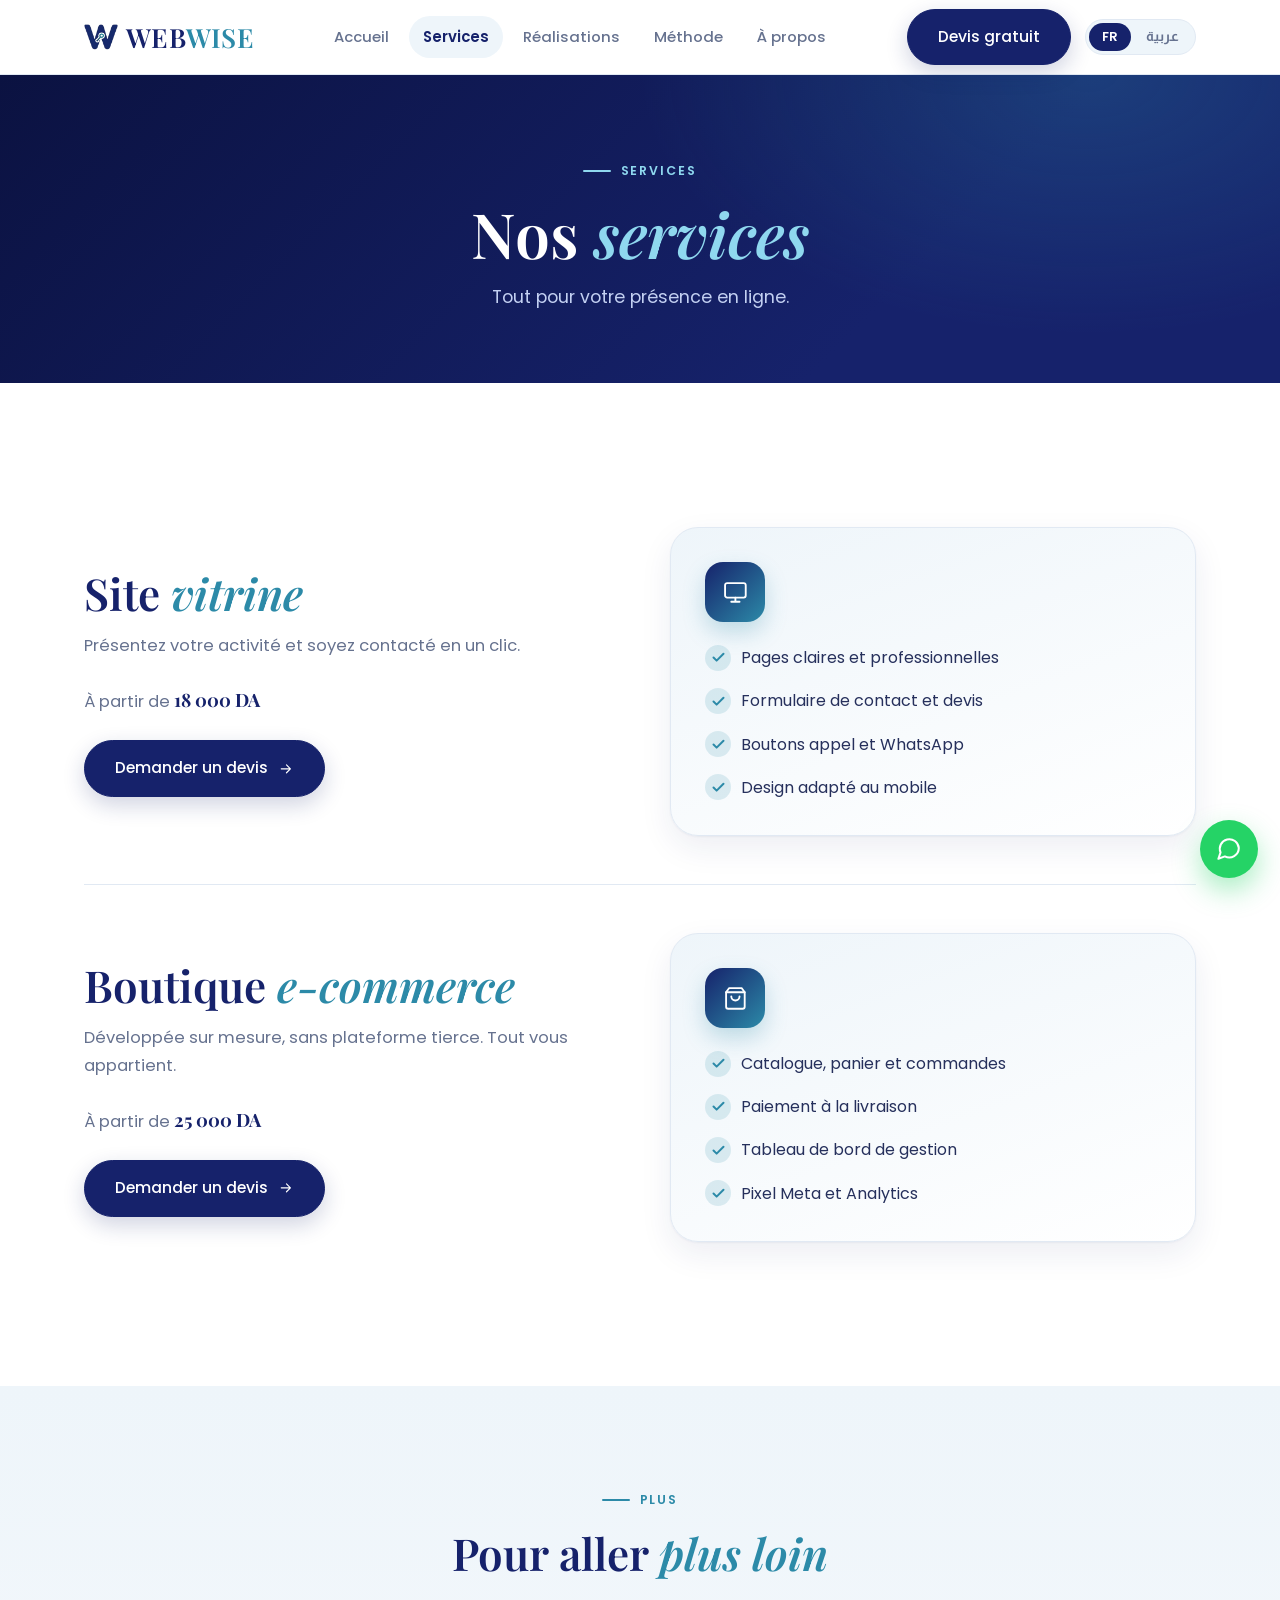
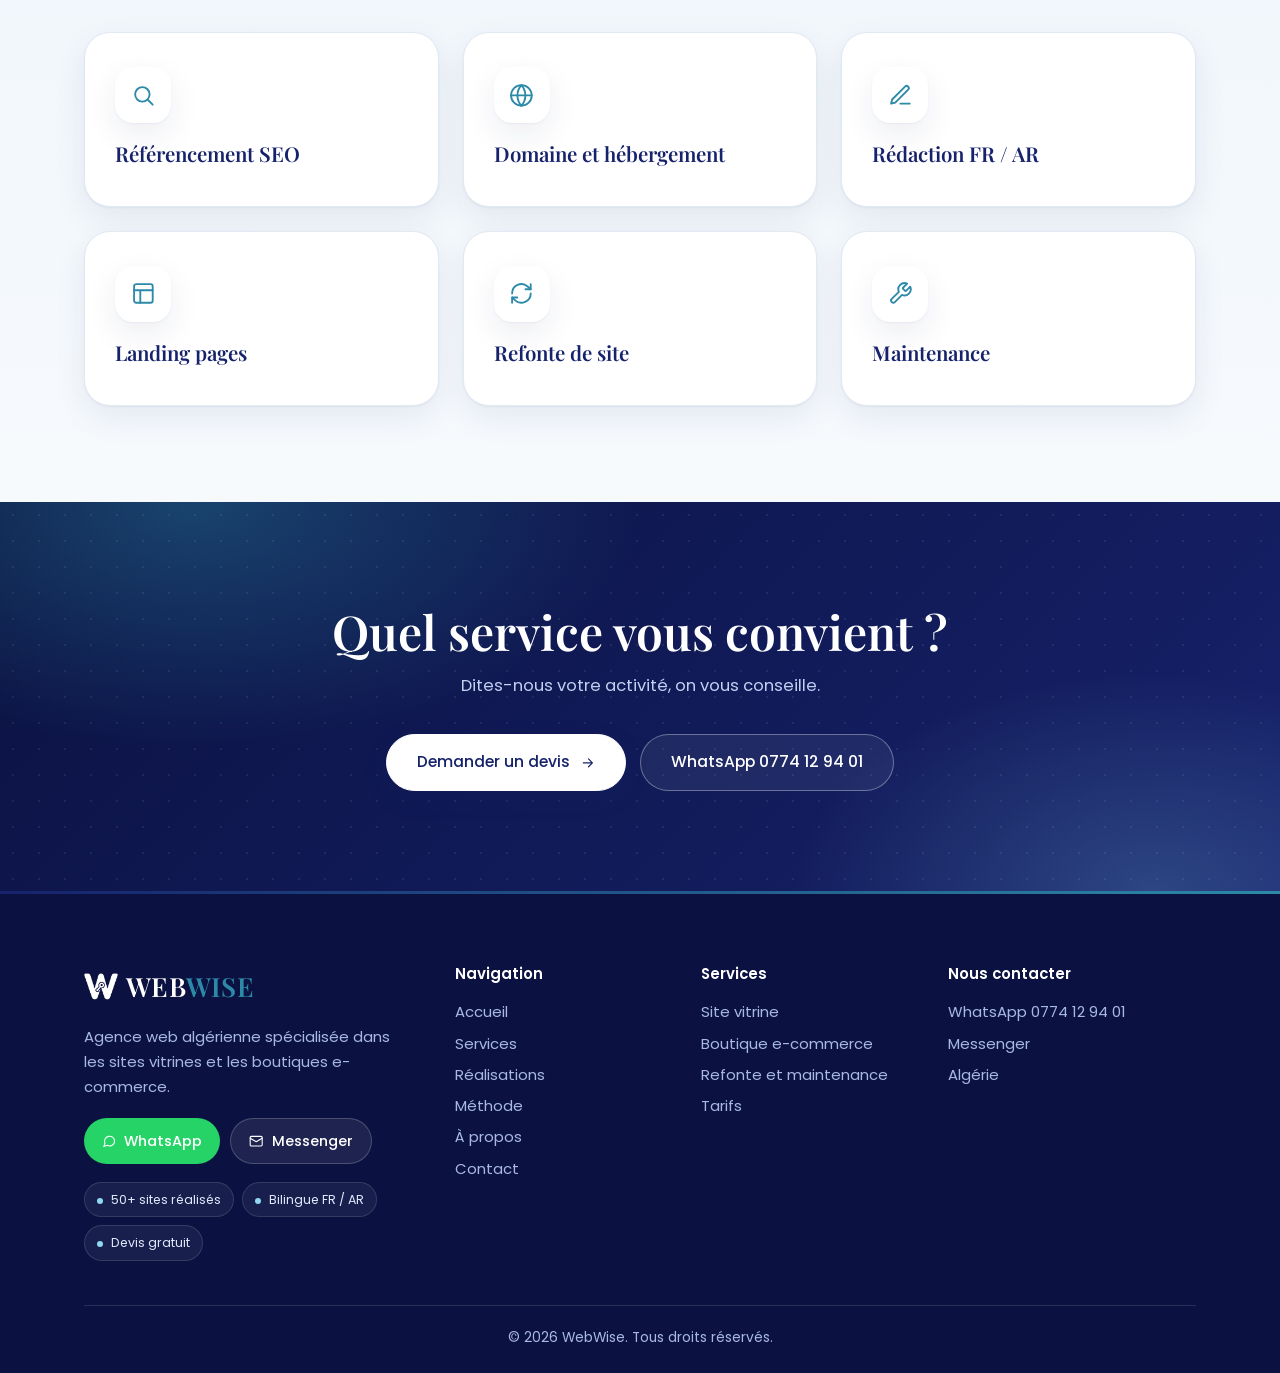
<file: services.html>
<!DOCTYPE html>
<html lang="fr" dir="ltr">
<head>
<meta charset="utf-8">
<meta name="viewport" content="width=device-width, initial-scale=1">
<title data-ar="الخدمات | موقع تعريفي ومتجر إلكتروني - WebWise">Services | Site vitrine et e-commerce - WebWise</title>
<meta name="description" content="Création de site vitrine, boutique e-commerce sur mesure, SEO, refonte et maintenance en Algérie.">
<link rel="icon" href="img/logo-mark.webp" type="image/webp">
<link rel="preconnect" href="https://fonts.googleapis.com"><link rel="preconnect" href="https://fonts.gstatic.com" crossorigin>
<link rel="stylesheet" href="style.css">
</head>
<body data-page="services">
<header id="hd"></header>
<main>
<div class="page-hero"><div class="wrap"><span class="kicker" data-ar="خدماتنا">Services</span><h1 data-ar="<em>خدماتنا</em>">Nos <em>services</em></h1><p data-ar="كل ما يلزم لحضورك على الإنترنت.">Tout pour votre présence en ligne.</p></div></div>
<section><div class="wrap"><div class="split" id="vitrine"><div class="rv"><h2 data-ar="موقع <em>تعريفي</em>">Site <em>vitrine</em></h2><p data-ar="اعرض نشاطك وليتواصل معك الزبائن بنقرة واحدة.">Présentez votre activité et soyez contacté en un clic.</p><p class="splitfrom" data-ar="ابتداءً من <strong>18 000 دج</strong>">À partir de <strong>18 000 DA</strong></p><a class="btn" href="contact"><span data-ar="اطلب عرض سعر">Demander un devis</span><i data-i="arrow" class="flip"></i></a></div><div class="panel rv"><div class="ic pic"><i data-i="monitor"></i></div><ul class="mlist"><li data-ar="صفحات واضحة واحترافية">Pages claires et professionnelles</li><li data-ar="نموذج تواصل وطلب عرض سعر">Formulaire de contact et devis</li><li data-ar="أزرار اتصال وواتساب">Boutons appel et WhatsApp</li><li data-ar="تصميم متوافق مع الهاتف">Design adapté au mobile</li></ul></div></div><div class="split" id="ecommerce"><div class="rv"><h2 data-ar="متجر <em>إلكتروني</em>">Boutique <em>e-commerce</em></h2><p data-ar="مطوّر حسب الطلب دون منصات جاهزة. كل شيء ملكك.">Développée sur mesure, sans plateforme tierce. Tout vous appartient.</p><p class="splitfrom" data-ar="ابتداءً من <strong>25 000 دج</strong>">À partir de <strong>25 000 DA</strong></p><a class="btn" href="contact"><span data-ar="اطلب عرض سعر">Demander un devis</span><i data-i="arrow" class="flip"></i></a></div><div class="panel rv"><div class="ic pic"><i data-i="bag"></i></div><ul class="mlist"><li data-ar="كتالوج وسلة وطلبات">Catalogue, panier et commandes</li><li data-ar="الدفع عند الاستلام">Paiement à la livraison</li><li data-ar="لوحة تحكم للإدارة">Tableau de bord de gestion</li><li data-ar="بيكسل ميتا وAnalytics">Pixel Meta et Analytics</li></ul></div></div></div></section><section class="alt" id="extras"><div class="wrap"><div class="head rv"><span class="kicker" data-ar="المزيد">Plus</span><h2 data-ar="للذهاب <em>أبعد</em>">Pour aller <em>plus loin</em></h2></div><div class="grid g3"><article class="card rv"><div class="ic"><i data-i="search"></i></div><h3 data-ar="تحسين محركات البحث">Référencement SEO</h3></article><article class="card rv"><div class="ic"><i data-i="globe"></i></div><h3 data-ar="النطاق والاستضافة">Domaine et hébergement</h3></article><article class="card rv"><div class="ic"><i data-i="pen"></i></div><h3 data-ar="كتابة عربي / فرنسي">Rédaction FR / AR</h3></article><article class="card rv"><div class="ic"><i data-i="layout"></i></div><h3 data-ar="صفحات الهبوط">Landing pages</h3></article><article class="card rv"><div class="ic"><i data-i="refresh"></i></div><h3 data-ar="إعادة تصميم الموقع">Refonte de site</h3></article><article class="card rv"><div class="ic"><i data-i="wrench"></i></div><h3 data-ar="الصيانة والدعم">Maintenance</h3></article></div></div></section><section class="band"><div class="wrap"><h2 data-ar="أي خدمة تناسبك؟">Quel service vous convient ?</h2><p class="sub" data-ar="أخبرنا بنشاطك وسننصحك.">Dites-nous votre activité, on vous conseille.</p><div class="actions"><a class="btn light" href="contact"><span data-ar="اطلب عرض سعر مجاني">Demander un devis</span><i data-i="arrow" class="flip"></i></a><a class="btn ghost ltr" href="https://wa.me/213774129401" target="_blank" rel="noopener">WhatsApp 0774 12 94 01</a></div></div></section>
</main>
<footer id="ft"></footer>
<script src="app.js"></script>
</body>
</html>
</file>
<file: style.css>
@import url("https://fonts.googleapis.com/css2?family=Playfair+Display:ital,wght@0,500;0,600;0,700;1,500;1,600&family=Poppins:wght@400;500;600&family=Almarai:wght@400;700;800&display=swap");
:root{--fr-head:"Playfair Display",Georgia,serif;--fr-body:"Poppins",system-ui,sans-serif;--ar:"Almarai",system-ui,sans-serif;--navy:#16226b;--ink:#0b1241;--teal:#2c8aa8;--aqua:#8fd8ef;--sky:#eef5fa;--text:#26305c;--muted:#66728f;--line:#e1e9f3;--grad:linear-gradient(135deg,#16226b,#2c8aa8);--sh:0 1px 2px #16226b0d,0 12px 32px #16226b14;--sh2:0 2px 4px #16226b10,0 28px 56px #16226b26}
*{box-sizing:border-box;margin:0}
html{scroll-behavior:smooth;scroll-padding-top:90px}
body{font-family:var(--fr-body);color:var(--text);background:#fff;line-height:1.7;font-size:16.5px;-webkit-font-smoothing:antialiased;overflow-x:hidden}
h1,h2,h3,.brand{font-family:var(--fr-head);font-weight:600;color:var(--navy)}
html[lang=ar] body,html[lang=ar] h1,html[lang=ar] h2,html[lang=ar] h3,html[lang=ar] .brand,html[lang=ar] summary{font-family:var(--ar)}
html[lang=ar] h1,html[lang=ar] h2,html[lang=ar] h3{font-weight:800}
html[lang=ar] .kicker,html[lang=ar] .tag{letter-spacing:0;text-transform:none}
em{font-style:italic;color:var(--teal)}html[lang=ar] em{font-style:normal}
a{color:inherit}img{display:block;max-width:100%}
:focus-visible{outline:3px solid var(--teal);outline-offset:3px}
.wrap{max-width:1160px;margin:0 auto;padding:0 24px}
i[data-i]{display:inline-flex;flex:none}i[data-i] svg{width:1em;height:1em;fill:none;stroke:currentColor;stroke-width:1.8;stroke-linecap:round;stroke-linejoin:round}
[dir=rtl] .flip{transform:scaleX(-1)}
/* header */
header{position:sticky;top:0;z-index:20;background:#ffffffe6;backdrop-filter:saturate(1.6) blur(14px);-webkit-backdrop-filter:saturate(1.6) blur(14px);border-bottom:1px solid var(--line)}
.nav{display:flex;align-items:center;justify-content:space-between;height:74px;gap:16px}
.brand{font-size:1.65rem;text-decoration:none;direction:ltr;letter-spacing:.01em}
.brand span{color:var(--teal)}
.menu{display:flex;gap:6px}
.menu a{text-decoration:none;font-weight:500;font-size:.93rem;color:var(--muted);padding:8px 14px;border-radius:999px;transition:.2s}
.menu a:hover{color:var(--navy);background:var(--sky)}.menu a.on{color:var(--navy);background:var(--sky);font-weight:600}
.tools{display:flex;gap:14px;align-items:center}
.flags{display:flex;gap:6px}
.flags button{padding:2px;border:2px solid transparent;background:none;border-radius:8px;cursor:pointer;line-height:0;opacity:.5;transition:.2s}
.flags button:hover{opacity:.85}
.flags button svg{width:28px;height:19px;border-radius:4px;box-shadow:0 0 0 1px #d3dce8}
.flags button[aria-pressed=true]{opacity:1;border-color:var(--teal)}
.burger{display:none;background:none;border:1px solid var(--line);border-radius:12px;width:44px;height:40px;cursor:pointer;font-size:1.2rem;color:var(--navy)}
.nav-cta{padding:10px 22px;font-size:.9rem}
/* buttons */
.btn{display:inline-flex;align-items:center;gap:10px;background:var(--navy);color:#fff;padding:14px 30px;border-radius:999px;text-decoration:none;font-weight:500;font-family:inherit;font-size:.98rem;border:1.5px solid var(--navy);cursor:pointer;transition:transform .2s,background .2s,box-shadow .2s;box-shadow:0 8px 22px #16226b33}
.btn:hover{transform:translateY(-2px);background:var(--teal);border-color:var(--teal);box-shadow:0 12px 28px #2c8aa855}
.btn.line{background:none;color:var(--navy);box-shadow:none}.btn.line:hover{background:var(--navy);color:#fff;border-color:var(--navy)}
.btn.light{background:#fff;color:var(--navy);border-color:#fff}.btn.light:hover{background:var(--aqua);color:var(--ink);border-color:var(--aqua)}
.btn.ghost{background:#ffffff10;color:#fff;border-color:#ffffff55;box-shadow:none}.btn.ghost:hover{background:#ffffff26;border-color:#fff}
.btn.teal{background:var(--aqua);border-color:var(--aqua);color:var(--ink);box-shadow:0 10px 30px #8fd8ef44}.btn.teal:hover{background:#fff;border-color:#fff}
.actions{display:flex;gap:14px;flex-wrap:wrap}
.kicker{display:inline-flex;align-items:center;gap:10px;color:var(--teal);font-weight:600;font-size:.78rem;letter-spacing:.16em;text-transform:uppercase;margin-bottom:16px}
.kicker::before{content:"";width:28px;height:2px;background:currentColor;border-radius:2px}
/* hero */
.hero{position:relative;overflow:hidden;color:#dfe8fb;background:radial-gradient(55% 60% at 88% 12%,#2c8aa855,transparent 70%),radial-gradient(40% 50% at 0 100%,#2c8aa833,transparent 70%),linear-gradient(135deg,#0b1241,#16226b 60%,#1b4d7c);padding:92px 0 110px}
.hero::before{content:"";position:absolute;inset:0;background-image:radial-gradient(#ffffff14 1px,transparent 1.2px);background-size:26px 26px;mask-image:linear-gradient(#000,transparent 85%);-webkit-mask-image:linear-gradient(#000,transparent 85%)}
.hero .wrap{position:relative;display:grid;grid-template-columns:1fr 1.05fr;gap:56px;align-items:center}
.hero .kicker{color:var(--aqua)}
.hero h1{color:#fff;font-size:clamp(2.5rem,5.2vw,4.2rem);line-height:1.1}
.hero h1 em{color:var(--aqua)}
h1{font-size:clamp(2.4rem,5vw,3.9rem);line-height:1.15}
html[lang=ar] h1{line-height:1.4}
.hero p{margin:22px 0 32px;color:#c3d0f2;font-size:1.12rem;max-width:27em}
.ticks-row{list-style:none;padding:0;display:flex;flex-wrap:wrap;gap:10px;margin-top:34px}
.ticks-row li{display:inline-flex;align-items:center;gap:8px;padding:7px 15px;border-radius:999px;background:#ffffff12;border:1px solid #ffffff22;font-size:.86rem;color:#fff}
.ticks-row li::before{content:"";width:7px;height:7px;border-radius:50%;background:var(--aqua)}
.page-hero{position:relative;overflow:hidden;background:radial-gradient(50% 120% at 85% 0,#2c8aa844,transparent 70%),linear-gradient(135deg,#0b1241,#16226b 70%);padding:78px 0 70px;text-align:center;color:#c3d0f2}
.page-hero .kicker{color:var(--aqua)}.page-hero h1{color:#fff}.page-hero h1 em{color:var(--aqua)}
.page-hero p{margin:14px auto 0;max-width:30em;font-size:1.1rem}
/* devices */
.stage{position:relative;width:100%;max-width:600px;margin-inline:auto;padding:0 0 44px}
.stage::before{content:"";position:absolute;inset:8% 4% 12%;background:var(--teal);filter:blur(80px);opacity:.35;border-radius:50%}
.bf{position:relative;background:#fff;border-radius:16px;overflow:hidden;box-shadow:var(--sh2);border:1px solid #ffffff22;direction:ltr}
.bf .bar{display:flex;align-items:center;gap:6px;padding:11px 14px;background:#eef2f8;border-bottom:1px solid var(--line)}
.bf .bar i{width:10px;height:10px;border-radius:50%;background:#ccd6e6}
.bf .bar i:nth-child(1){background:#ff6b6b}.bf .bar i:nth-child(2){background:#ffc14d}.bf .bar i:nth-child(3){background:#4cd18a}
.bf .bar span{flex:1;min-width:0;white-space:nowrap;overflow:hidden;text-overflow:ellipsis;padding:0 10px;margin-inline-start:12px;height:22px;border-radius:11px;background:#fff;color:var(--muted);font-size:.72rem;display:flex;align-items:center;justify-content:center;font-family:var(--fr-body);letter-spacing:.02em}
.bf img{width:100%;height:auto}
.pf{background:var(--ink);border:5px solid var(--ink);border-radius:30px;overflow:hidden;box-shadow:var(--sh2);direction:ltr}
.pf img{width:100%;border-radius:24px}
.stage .pf{position:absolute;bottom:0;inset-inline-end:-14px;width:27%;transform:rotate(3deg)}
.chip{position:absolute;display:flex;align-items:center;gap:10px;background:#fff;color:var(--navy);padding:10px 16px 10px 12px;border-radius:16px;font-weight:600;font-size:.84rem;box-shadow:0 18px 40px #0b124155;animation:fl 6s ease-in-out infinite}
.chip i{width:30px;height:30px;border-radius:10px;background:var(--grad);color:#fff;display:grid;place-items:center;font-size:1rem}
.chip.c1{top:-14px;inset-inline-start:-22px}.chip.c2{bottom:70px;inset-inline-start:-30px;animation-delay:-3s}
@keyframes fl{50%{transform:translateY(-8px)}}
/* sections */
section{padding:96px 0}
section.alt{background:linear-gradient(180deg,var(--sky),#f7fafd)}
.head{text-align:center;margin-bottom:52px}
h2{font-size:clamp(1.9rem,3.6vw,2.75rem);line-height:1.22}
html[lang=ar] h2{line-height:1.45}
.sub{color:var(--muted);margin:12px auto 0;max-width:34em}
.grid{display:grid;gap:24px}.g2{grid-template-columns:repeat(2,1fr)}.g3{grid-template-columns:repeat(3,1fr)}.g4{grid-template-columns:repeat(4,1fr)}
/* cards */
.card{position:relative;border:1px solid var(--line);border-radius:26px;padding:34px 30px;background:#fff;display:flex;flex-direction:column;gap:8px;text-align:start;align-items:flex-start;box-shadow:var(--sh);transition:transform .3s,box-shadow .3s,border-color .3s;overflow:hidden}
.card::after{content:"";position:absolute;inset-inline:0;top:0;height:3px;background:var(--grad);transform:scaleX(0);transform-origin:left;transition:transform .4s}
[dir=rtl] .card::after{transform-origin:right}
.card:hover{transform:translateY(-6px);box-shadow:var(--sh2);border-color:#c9dcec}
.card:hover::after{transform:scaleX(1)}
.card h3{font-size:1.28rem;margin-top:6px}
.card p{color:var(--muted);font-size:.96rem}
.ic{width:56px;height:56px;border-radius:18px;background:var(--grad);color:#fff;display:grid;place-items:center;font-size:1.55rem;box-shadow:0 10px 22px #2c8aa844;transition:transform .3s}
.card:hover .ic{transform:rotate(-6deg) scale(1.06)}
.alt .ic{background:#fff;color:var(--teal);box-shadow:var(--sh)}
.alt .card:hover .ic{background:var(--grad);color:#fff}
.mark{position:absolute;top:18px;inset-inline-end:24px;font-family:var(--fr-head);font-size:3.2rem;font-weight:600;color:var(--sky);line-height:1;pointer-events:none}
.mlist{list-style:none;padding:0;margin:12px 0 6px;display:grid;gap:8px;font-size:.9rem;color:var(--text)}
.mlist li{display:flex;gap:10px;align-items:center}
.mlist li::before{content:"";width:18px;height:18px;border-radius:50%;flex:none;background:#2c8aa81f url("data:image/svg+xml,%3Csvg xmlns='http://www.w3.org/2000/svg' viewBox='0 0 24 24' fill='none' stroke='%232c8aa8' stroke-width='3.2' stroke-linecap='round' stroke-linejoin='round'%3E%3Cpath d='M20 6 9 17l-5-5'/%3E%3C/svg%3E") center/11px no-repeat}
.more{margin-top:auto;padding-top:16px;display:inline-flex;align-items:center;gap:8px;font-weight:600;color:var(--teal);text-decoration:none;font-size:.94rem}
.more i{transition:transform .25s}.more:hover i{transform:translateX(5px)}
[dir=rtl] .more:hover i{transform:scaleX(-1) translateX(5px)}
/* portfolio */
.work{display:grid;gap:24px;grid-template-columns:repeat(3,1fr)}
.work .proj .shot{min-height:230px;padding:24px 24px 0}.work .proj h3{font-size:1.3rem}
.proj{display:flex;flex-direction:column;text-decoration:none;border-radius:30px;background:#fff;border:1px solid var(--line);box-shadow:var(--sh);overflow:hidden;transition:transform .35s,box-shadow .35s}
.proj:hover{transform:translateY(-8px);box-shadow:var(--sh2)}
.proj .shot{position:relative;padding:34px 34px 0;background:radial-gradient(70% 80% at 50% 0,#fff,transparent),linear-gradient(160deg,#dcebf5,#c4dcec);overflow:hidden;min-height:280px}
.proj .shot .bf{border-radius:14px 14px 0 0;border-bottom:0;transition:transform .5s}
.proj:hover .shot .bf{transform:translateY(-6px) scale(1.015)}
.proj .shot .pf{position:absolute;bottom:-28px;inset-inline-end:26px;width:24%;transform:rotate(4deg);transition:transform .5s}
.proj:hover .shot .pf{transform:rotate(2deg) translateY(-10px)}
.proj .body{padding:26px 30px 30px;display:flex;flex-direction:column;gap:8px;flex:1}
.proj .sector{font-size:.78rem;letter-spacing:.12em;text-transform:uppercase;color:var(--teal);font-weight:600}
html[lang=ar] .proj .sector{letter-spacing:0;text-transform:none}
.proj h3{font-size:1.55rem}
.proj p{color:var(--muted);font-size:.95rem}
.tags{display:flex;flex-wrap:wrap;gap:8px;margin-top:8px}
.tag{font-size:.76rem;font-weight:500;padding:5px 13px;border-radius:999px;background:var(--sky);color:var(--navy);border:1px solid var(--line)}
.center{text-align:center;margin-top:44px}
/* proof */
.proof{padding:0;margin-top:-52px;position:relative;z-index:2}
.stats{display:grid;grid-template-columns:repeat(4,1fr);background:#fff;border:1px solid var(--line);border-radius:26px;box-shadow:var(--sh2);overflow:hidden}
.stats>div{padding:26px 28px;display:flex;flex-direction:column;gap:4px;border-inline-start:1px solid var(--line)}.stats>div:first-child{border:0}
.stats strong{font-family:inherit;font-weight:600;font-size:1.7rem;color:var(--navy);line-height:1.2}
.stats span{color:var(--muted);font-size:.88rem;line-height:1.45}
.case .btn.line{margin-top:4px;font-size:.9rem;padding:11px 22px}
/* case studies */
.case{display:grid;grid-template-columns:1.25fr .75fr;gap:56px;align-items:center;padding:56px 0}
.case+.case{border-top:1px solid var(--line)}
.case.rev{grid-template-columns:.75fr 1.25fr}.case.rev .visual{order:2}
.visual{position:relative;padding:36px 32px 0;border-radius:30px;background:linear-gradient(160deg,#dcebf5,#c4dcec);overflow:hidden}
.visual .bf{border-radius:14px 14px 0 0;border-bottom:0}
.phones{display:flex;gap:14px;justify-content:center;margin:-70px 20px 0;position:relative;padding-bottom:0}
.phones .pf{width:30%;border-radius:26px 26px 0 0;border-bottom:0}
.phones .pf:nth-child(2){transform:translateY(-22px)}
.phones .pf img{border-radius:20px 20px 0 0}
.case h2{font-size:clamp(1.8rem,3vw,2.4rem);margin-bottom:6px}
.case p{color:var(--muted);margin:10px 0 18px}
.case .mlist{margin-bottom:22px}
/* method */
.flow{display:grid;grid-template-columns:repeat(4,1fr);gap:22px;counter-reset:m;position:relative}
.flow::before{content:"";position:absolute;top:30px;inset-inline:12.5%;height:2px;background:repeating-linear-gradient(90deg,var(--teal) 0 8px,transparent 8px 16px);opacity:.5}
.flow>div{position:relative;text-align:center;padding:0 6px}
.flow>div::before{counter-increment:m;content:counter(m);display:grid;place-items:center;width:60px;height:60px;margin:0 auto 18px;border-radius:50%;background:var(--grad);color:#fff;font-family:var(--fr-head);font-weight:600;font-size:1.4rem;box-shadow:0 0 0 8px #fff,0 12px 26px #2c8aa855;position:relative}
.flow h3{font-size:1.15rem}.flow p{color:var(--muted);font-size:.92rem;margin-top:4px}
.steps{display:grid;gap:18px;counter-reset:s;max-width:760px;margin:0 auto;position:relative}
.step{display:grid;grid-template-columns:56px 1fr;gap:22px;align-items:center;border:1px solid var(--line);border-radius:24px;padding:22px 28px;background:#fff;box-shadow:var(--sh);transition:.3s}
.step:hover{transform:translateX(6px);border-color:#c9dcec}[dir=rtl] .step:hover{transform:translateX(-6px)}
.step::before{counter-increment:s;content:counter(s);width:52px;height:52px;border-radius:50%;background:var(--grad);color:#fff;display:grid;place-items:center;font-family:var(--fr-head);font-weight:600;font-size:1.35rem;box-shadow:0 8px 18px #2c8aa844}
.step h3{font-size:1.15rem}.step p{color:var(--muted);font-size:.94rem}
/* split / ticks */
.split{display:grid;grid-template-columns:1fr 1fr;gap:60px;align-items:center;padding:48px 0}
.split+.split{border-top:1px solid var(--line)}
.split p{color:var(--muted);margin:12px 0 24px}
.panel{padding:34px;border-radius:28px;background:linear-gradient(160deg,var(--sky),#fff);border:1px solid var(--line);box-shadow:var(--sh)}
.panel .mlist{margin:0;gap:16px;font-size:1rem}
.panel .mlist li::before{width:26px;height:26px;background-size:15px;background-color:#2c8aa826}
.panel .pic{width:60px;height:60px;margin-bottom:22px}
details{border:1px solid var(--line);border-radius:20px;padding:18px 24px;margin-bottom:14px;background:#fff;box-shadow:var(--sh);transition:.2s}
details[open]{border-color:#bcd6e8}
summary{cursor:pointer;font-weight:600;color:var(--navy);list-style:none;display:flex;justify-content:space-between;align-items:center;gap:12px}
summary::-webkit-details-marker{display:none}
summary::after{content:"+";width:30px;height:30px;flex:none;border-radius:50%;background:var(--sky);color:var(--teal);font-size:1.3rem;display:grid;place-items:center;transition:.2s}
details[open] summary::after{content:"−";background:var(--teal);color:#fff}
details p{color:var(--muted);margin-top:10px}
/* band */
.band{position:relative;overflow:hidden;color:#fff;text-align:center;padding:100px 0;background:radial-gradient(50% 90% at 15% 0,#2c8aa866,transparent 70%),radial-gradient(40% 80% at 90% 100%,#8fd8ef33,transparent 70%),linear-gradient(135deg,#0b1241,#16226b)}
.band::before{content:"";position:absolute;inset:0;background-image:radial-gradient(#ffffff12 1px,transparent 1.2px);background-size:26px 26px}
.band .wrap{position:relative}
.band h2{color:#fff;font-size:clamp(2rem,4vw,3rem)}.band .sub{color:#c3d0f2;margin-bottom:34px}.band .actions{justify-content:center}
/* contact */
form{display:grid;gap:16px;padding:34px;border-radius:28px;background:#fff;border:1px solid var(--line);box-shadow:var(--sh2)}
label{font-weight:600;font-size:.92rem;color:var(--navy);display:grid;gap:6px}
input,select,textarea{font:inherit;padding:14px 18px;border:1px solid var(--line);border-radius:16px;background:#f9fbfd;color:var(--text);width:100%;transition:.2s}
input:focus,select:focus,textarea:focus{border-color:var(--teal);background:#fff;outline:0;box-shadow:0 0 0 4px #2c8aa822}
.info{display:grid;gap:18px}
.info .card{flex-direction:row;align-items:center;gap:18px;padding:22px 26px}
.info .card h3{margin:0}.info .card::after{display:none}
.info a{color:var(--teal);font-weight:600}
/* footer */
footer{background:var(--ink);color:#a9b8e3;padding:70px 0 24px;font-size:.93rem;position:relative}
footer::before{content:"";position:absolute;top:0;inset-inline:0;height:3px;background:var(--grad)}
.fgrid{display:grid;grid-template-columns:1.6fr 1fr 1fr 1.2fr;gap:40px}
footer h4{color:#fff;margin-bottom:10px;font-weight:600}
footer a{display:block;text-decoration:none;padding:3px 0;transition:.2s}footer a:hover{color:#fff;padding-inline-start:4px}
footer .brand{color:#fff}footer .fgrid p{margin-top:12px;max-width:26em}
.copy{border-top:1px solid #ffffff1f;margin-top:44px;padding-top:20px;text-align:center;font-size:.86rem}
.ltr{direction:ltr;display:inline-block}
.wa{position:fixed;bottom:22px;inset-inline-end:22px;z-index:30;width:58px;height:58px;border-radius:50%;background:#25d366;color:#fff;display:grid;place-items:center;font-size:1.7rem;box-shadow:0 12px 28px #25d36666;transition:.2s}
.wa:hover{transform:scale(1.08)}
/* reveal */
.js .rv{opacity:0;transform:translateY(28px);transition:opacity .7s,transform .7s cubic-bezier(.2,.7,.2,1);transition-delay:var(--d,0s)}
.js .rv.in{opacity:1;transform:none}
@media(max-width:980px){.stats{grid-template-columns:repeat(2,1fr)}.stats>div:nth-child(3){border-inline-start:0}.stats>div:nth-child(n+3){border-top:1px solid var(--line)}.g4{grid-template-columns:repeat(2,1fr)}.flow{grid-template-columns:repeat(2,1fr);row-gap:36px}.flow::before{display:none}.case,.case.rev{grid-template-columns:1fr;gap:32px}.case.rev .visual{order:0}}
@media(max-width:860px){
.hero .wrap,.g2,.g3,.split,.fgrid,.work{grid-template-columns:1fr}.proof{margin-top:-36px}
.hero{padding:44px 0 70px;text-align:center}.hero p{margin-inline:auto}.hero .actions,.ticks-row{justify-content:center}.hero .kicker{justify-content:center}
.stage{max-width:440px;order:-1;margin-bottom:10px}.stage .pf{inset-inline-end:-6px}.chip.c1{inset-inline-start:-4px}.chip.c2{inset-inline-start:-4px}
section{padding:64px 0}.split{gap:24px}
.burger{display:block}.nav-cta{display:none}
.menu{display:none;position:absolute;top:74px;inset-inline:0;background:#fff;flex-direction:column;padding:16px 24px 22px;border-bottom:1px solid var(--line);gap:4px;box-shadow:0 20px 30px #16226b14}
.menu.open{display:flex}.menu a{padding:12px 14px}}
@media(max-width:520px){.g4{grid-template-columns:1fr}.flow{grid-template-columns:1fr}.proj .shot{padding:22px 22px 0}.visual{padding:24px 18px 0}.phones{margin:-40px 6px 0}.chip{font-size:.76rem}form{padding:24px}}
/* v5 : header, langue, barre mobile */
.brand{display:inline-flex;align-items:center;gap:0;white-space:nowrap}.brand img{width:34px;height:auto;display:block;margin-inline-end:8px}
.flags{display:flex;gap:2px;background:#eef5fa;border:1px solid var(--line);border-radius:999px;padding:3px}
.flags button{border:0;background:none;padding:6px 13px;border-radius:999px;font:600 .8rem var(--fr-body);color:var(--muted);opacity:1;line-height:1.2;cursor:pointer}
.flags button#btn-ar{font-family:var(--ar);font-size:.86rem}
.flags button[aria-pressed=true]{background:var(--navy);color:#fff}
.mbar{display:none}
@media(max-width:860px){
.brand{font-size:1.4rem}.brand img{width:30px;margin-inline-end:6px}.tools{gap:8px}.flags button{padding:6px 11px}
.hero{padding:32px 0 54px;text-align:start}
.hero h1{font-size:2.15rem;line-height:1.14}.hero .wrap{gap:0}
.hero p{margin:14px 0 22px;font-size:1rem;max-width:none}
.hero .kicker,.hero .actions,.ticks-row{justify-content:flex-start}
.hero .actions{flex-direction:column;gap:10px}.hero .actions .btn{width:100%;justify-content:center}
.ticks-row{margin-top:20px;gap:8px}.ticks-row li{font-size:.8rem;padding:6px 12px}
.stage{order:0;margin:26px auto 0;padding-bottom:26px}.chip.c1{display:none}.chip.c2{bottom:46px;inset-inline-start:-6px;font-size:.72rem;padding:8px 12px 8px 8px}
.proof{margin-top:-26px}.stats>div{padding:16px 16px}.stats strong{font-size:1.2rem;white-space:nowrap}.stats span{font-size:.78rem}
section{padding:48px 0}.head{margin-bottom:26px}.head h2{font-size:1.75rem}
.card{padding:22px 20px;border-radius:20px}
.g4,.g3:not(:has(.mlist)){grid-template-columns:repeat(2,1fr);gap:12px}
.g4 .card,.g3:not(:has(.mlist)) .card{padding:18px 16px;gap:6px}.g4 .card h3,.g3:not(:has(.mlist)) .card h3{font-size:1.02rem}.g4 .card p{font-size:.84rem}
.card .ic{width:44px;height:44px}
.flow{gap:12px;row-gap:12px}
.flow>div{display:grid;grid-template-columns:48px 1fr;column-gap:14px;align-items:center;text-align:start;padding:14px 16px;background:#fff;border:1px solid var(--line);border-radius:18px}
.flow>div::before{width:44px;height:44px;margin:0;grid-row:span 2;font-size:1.05rem}
.flow h3{font-size:1.05rem}.flow p{margin-top:0;font-size:.86rem}
.proj .body{padding:20px 20px 22px}.work{gap:18px}
.band{padding:52px 0}.band .actions{flex-direction:column}.band .actions .btn{width:100%;justify-content:center}
.wa{display:none}
.mbar{display:flex;gap:10px;position:fixed;inset-inline:0;bottom:0;z-index:40;padding:10px 14px calc(10px + env(safe-area-inset-bottom,0px));background:#fff;border-top:1px solid var(--line)}
.mbar .btn{flex:1;justify-content:center;padding:13px 10px;font-size:.92rem}.mbar .wb{background:#25d366;border-color:#25d366;color:#fff}
body{padding-bottom:74px}
}
/* v6 : avis + tarifs */
.rhead{display:flex;align-items:flex-end;justify-content:space-between;gap:20px;flex-wrap:wrap;margin-bottom:28px}
.rhead .head{margin:0;text-align:start}
.rnav{display:flex;gap:10px}.rnav button{width:46px;height:46px;border-radius:50%;border:1.5px solid var(--line);background:#fff;color:var(--navy);cursor:pointer;display:grid;place-items:center;transition:.2s}.rnav button:hover{background:var(--navy);color:#fff;border-color:var(--navy)}.rnav svg{width:20px;height:20px;fill:none;stroke:currentColor;stroke-width:2;stroke-linecap:round;stroke-linejoin:round}
.rtrack{display:flex;gap:18px;overflow-x:auto;scroll-snap-type:x mandatory;padding:6px 2px 22px;scrollbar-width:none;-webkit-overflow-scrolling:touch}.rtrack::-webkit-scrollbar{display:none}
.rcard{flex:0 0 min(370px,86%);scroll-snap-align:start;background:#fff;border:1px solid var(--line);border-radius:24px;padding:26px 26px 22px;box-shadow:var(--sh);display:flex;flex-direction:column;gap:14px;margin:0}
.rcard .qm{width:38px;height:38px;border-radius:12px;background:var(--grad);color:#fff;display:grid;place-items:center;font-family:Georgia,serif;font-size:2rem;line-height:1;padding-top:10px}
.rcard blockquote{margin:0;color:var(--ink);font-size:.98rem;line-height:1.7;flex:1}
.rcard .tr{color:var(--muted);font-size:.76rem;margin-top:-6px}.rcard .tr:empty{display:none}
.rcard figcaption{display:flex;align-items:center;gap:12px;border-top:1px solid var(--line);padding-top:14px}
.rcard .av{width:42px;height:42px;border-radius:50%;background:#e4eefa;color:var(--navy);display:grid;place-items:center;font-weight:700;flex:none}
.rcard figcaption strong{unicode-bidi:plaintext;display:block;color:var(--navy);font-size:.95rem;font-family:var(--fr-body)}.rcard figcaption span:not(.av){color:var(--muted);font-size:.8rem}
.prices{align-items:stretch}
.price{position:relative;background:#fff;border:1px solid var(--line);border-radius:26px;padding:32px 28px;box-shadow:var(--sh);display:flex;flex-direction:column;gap:6px}
.price h3{font-size:1.2rem}.price .from{color:var(--muted);font-size:.85rem;margin-top:10px}
.price .amt{font-family:var(--fr-head);font-weight:700;font-size:2.2rem;color:var(--navy);line-height:1.15;direction:ltr;text-align:start}.price .amt small{font-size:1rem;font-weight:600;color:var(--teal);margin-inline-start:6px}
html[lang=ar] .price .amt{font-family:var(--ar)}
.price .mlist{margin:16px 0 22px;flex:1}.price .btn{justify-content:center}
.price.feat{background:linear-gradient(160deg,#0b1241,#16226b 70%);border-color:transparent;box-shadow:0 24px 50px #16226b40}
.price.feat h3,.price.feat .amt{color:#fff}.price.feat .from,.price.feat .mlist li{color:#c3d0f2}.price.feat .amt small{color:var(--aqua)}
.price.feat .btn{background:#fff;color:var(--navy);border-color:#fff}
.price .tagp{position:absolute;top:-13px;inset-inline-start:24px;background:var(--aqua);color:var(--navy);font-weight:700;font-size:.74rem;padding:5px 12px;border-radius:999px}
.pnote{text-align:center;color:var(--muted);font-size:.9rem;margin-top:26px;max-width:40em;margin-inline:auto}
.splitfrom{margin:10px 0 18px;color:var(--muted)}.splitfrom strong{color:var(--navy);font-family:var(--fr-head);font-size:1.15rem}
@media(max-width:860px){.rhead{margin-bottom:18px}.rnav{display:none}.rcard{padding:22px 20px 18px}.price{padding:28px 22px}.price .amt{font-size:1.9rem}.prices{gap:22px}}
/* v10 : footer enrichi */
footer .brand{display:inline-flex;align-items:center}
footer .fcontact span{display:block;padding:3px 0}
.fbtns{display:flex;gap:10px;flex-wrap:wrap;margin-top:18px}
footer a.fbtn{display:inline-flex;align-items:center;gap:8px;padding:10px 18px;border-radius:999px;color:#fff;font-weight:500;font-size:.9rem}
footer a.fbtn:hover{padding-inline-start:18px;filter:brightness(1.08)}
.fbtn svg{width:18px;height:18px;fill:none;stroke:currentColor;stroke-width:2;stroke-linecap:round;stroke-linejoin:round}
.fbtn.wa-b{background:#25d366}.fbtn.ms-b{background:#ffffff14;border:1px solid #ffffff33}
.fchips{list-style:none;padding:0;margin:18px 0 0;display:flex;flex-wrap:wrap;gap:8px}
.fchips li{font-size:.78rem;color:#dfe8fb;padding:6px 12px;border-radius:999px;background:#ffffff0f;border:1px solid #ffffff1f}
.fchips li::before{content:"";display:inline-block;width:6px;height:6px;border-radius:50%;background:var(--aqua);margin-inline-end:8px;vertical-align:middle}
/* v9 : footer compact mobile */
@media(max-width:860px){
footer{padding:36px 0 14px;font-size:.88rem}
.fgrid{gap:24px 14px}footer a.ltr{white-space:nowrap}
.fgrid>div:first-child{grid-column:1/-1}.fcontact{display:none}.fgrid{grid-template-columns:1fr 1fr}footer a.fbtn{flex:1;justify-content:center}.fbtns{margin-top:14px}.fbtn.wa-b,.fbtn.ms-b{min-width:0}
footer .fgrid p{margin-top:8px;max-width:none}
footer h4{margin-bottom:6px;font-size:.95rem}
footer a{padding:5px 0}
.copy{margin-top:22px;padding-top:14px;font-size:.8rem}
}
@media(prefers-reduced-motion:reduce){html{scroll-behavior:auto}*{transition:none!important;animation:none!important}.js .rv{opacity:1;transform:none}}
</file>
